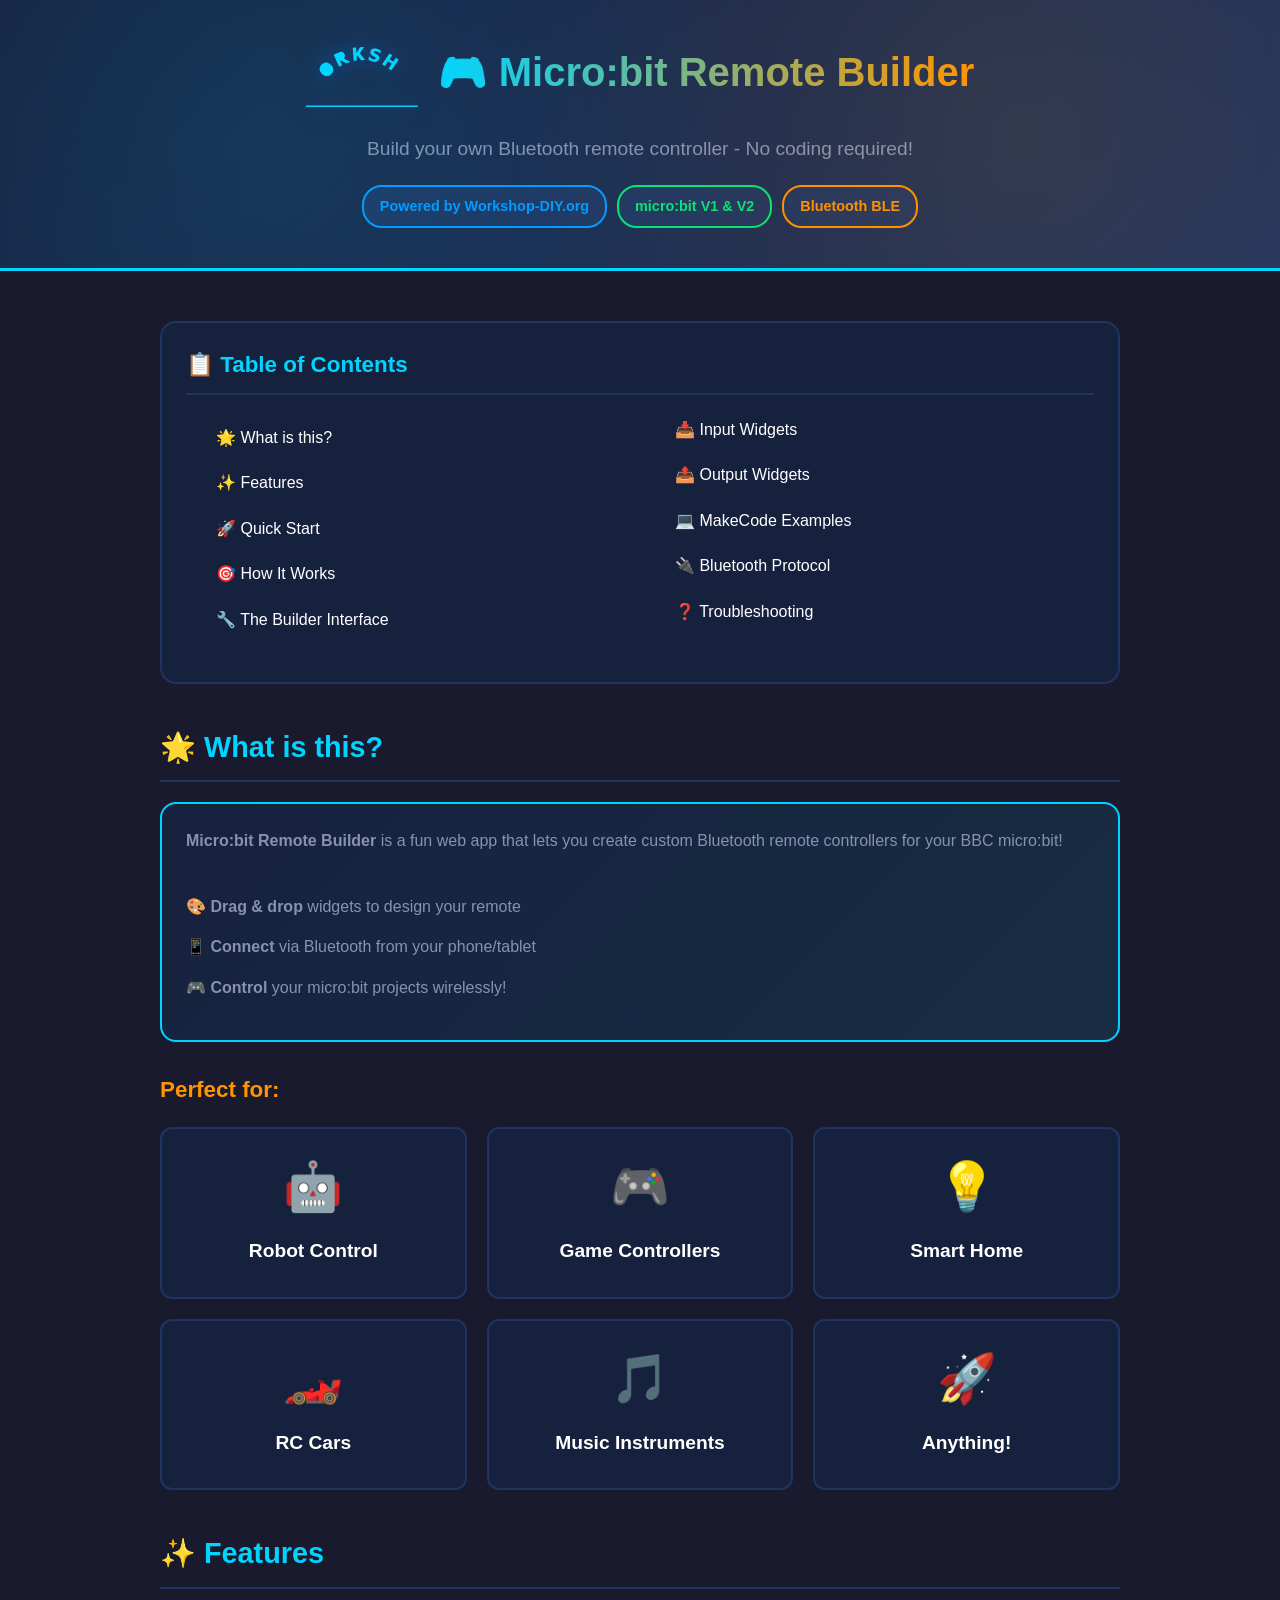
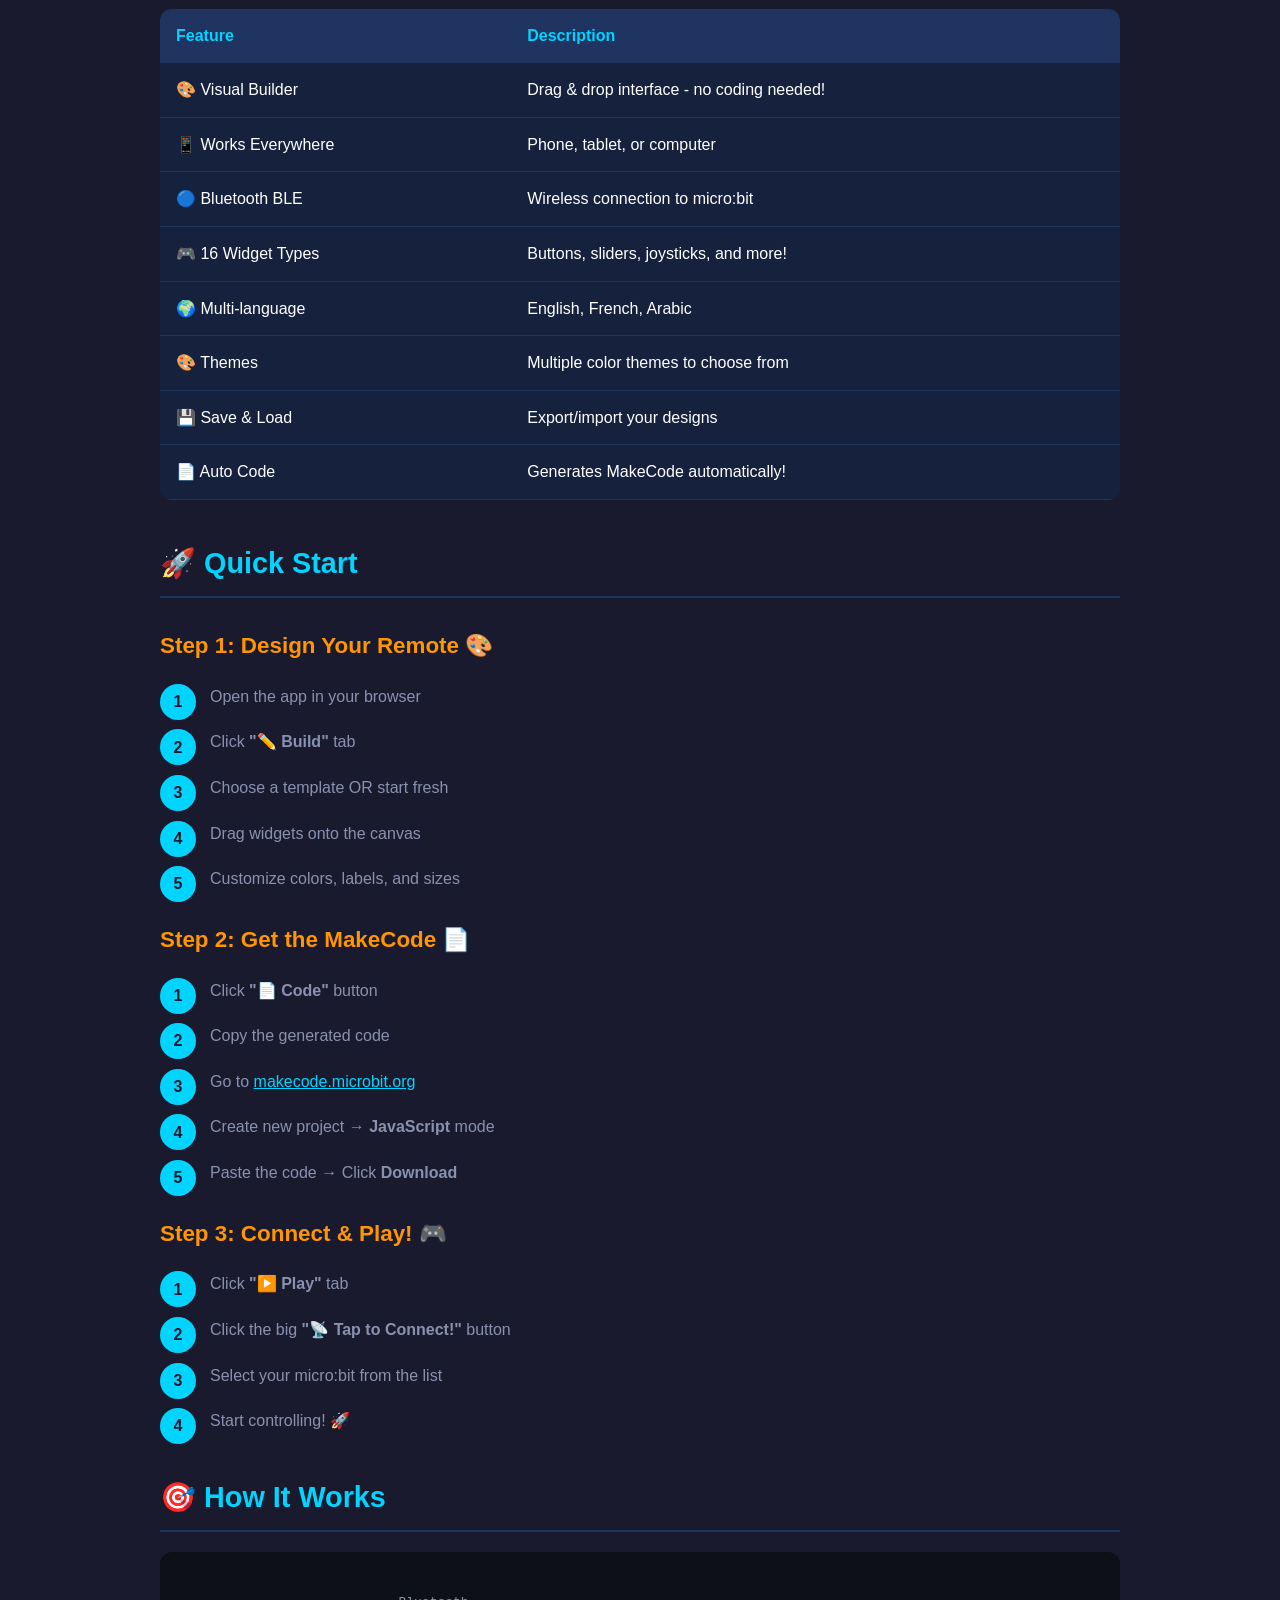
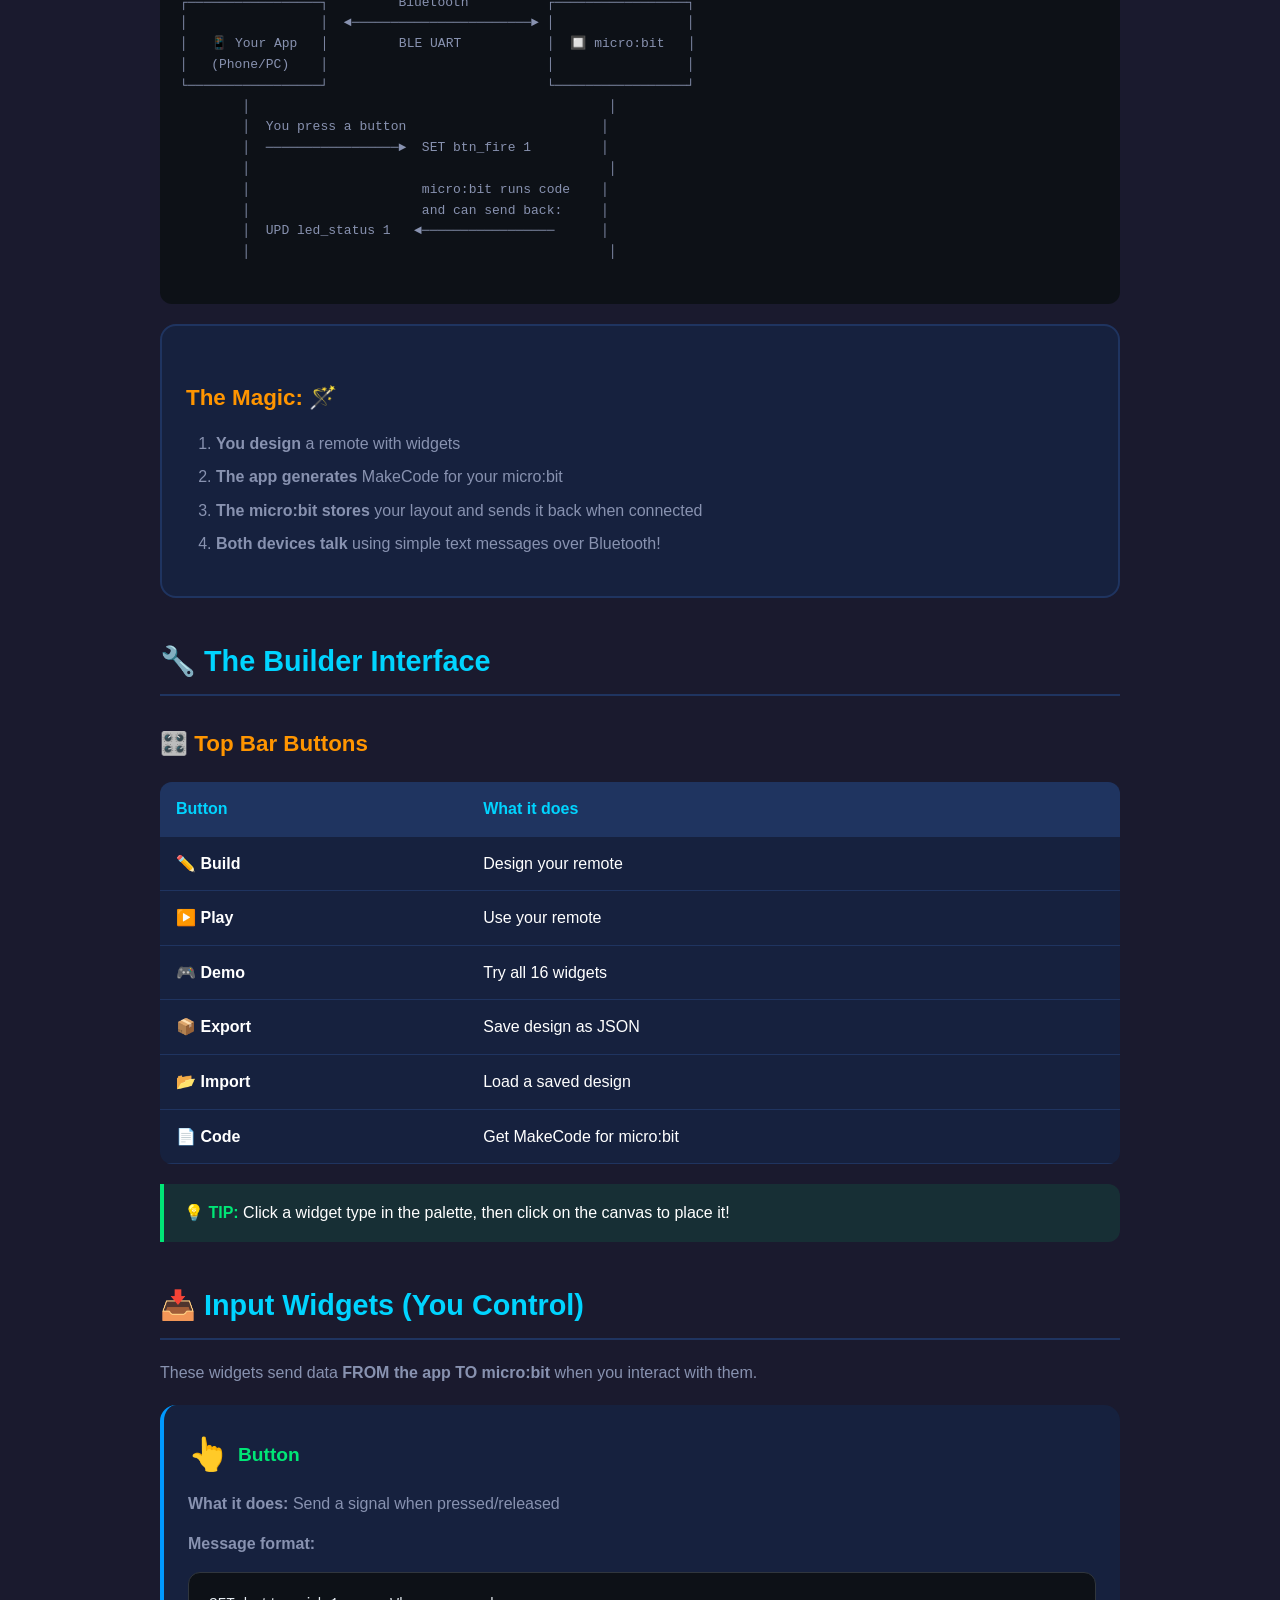
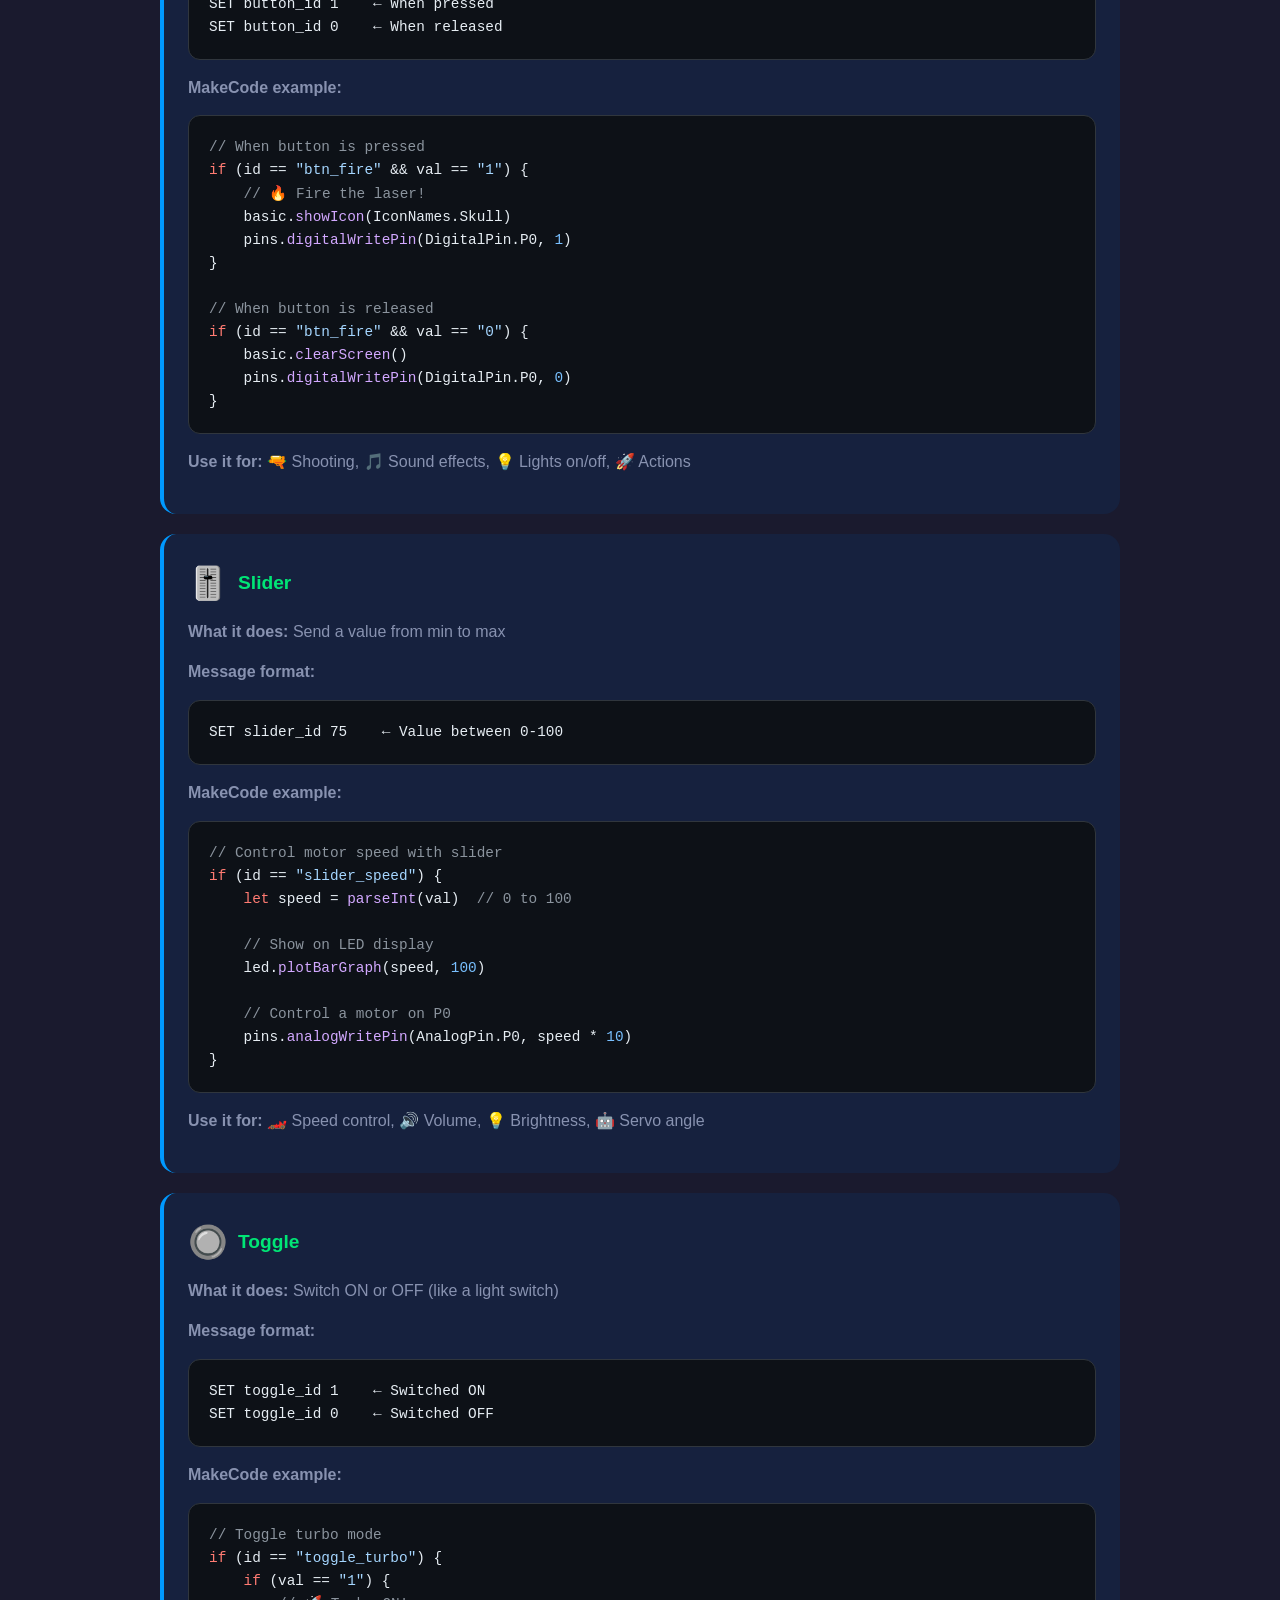
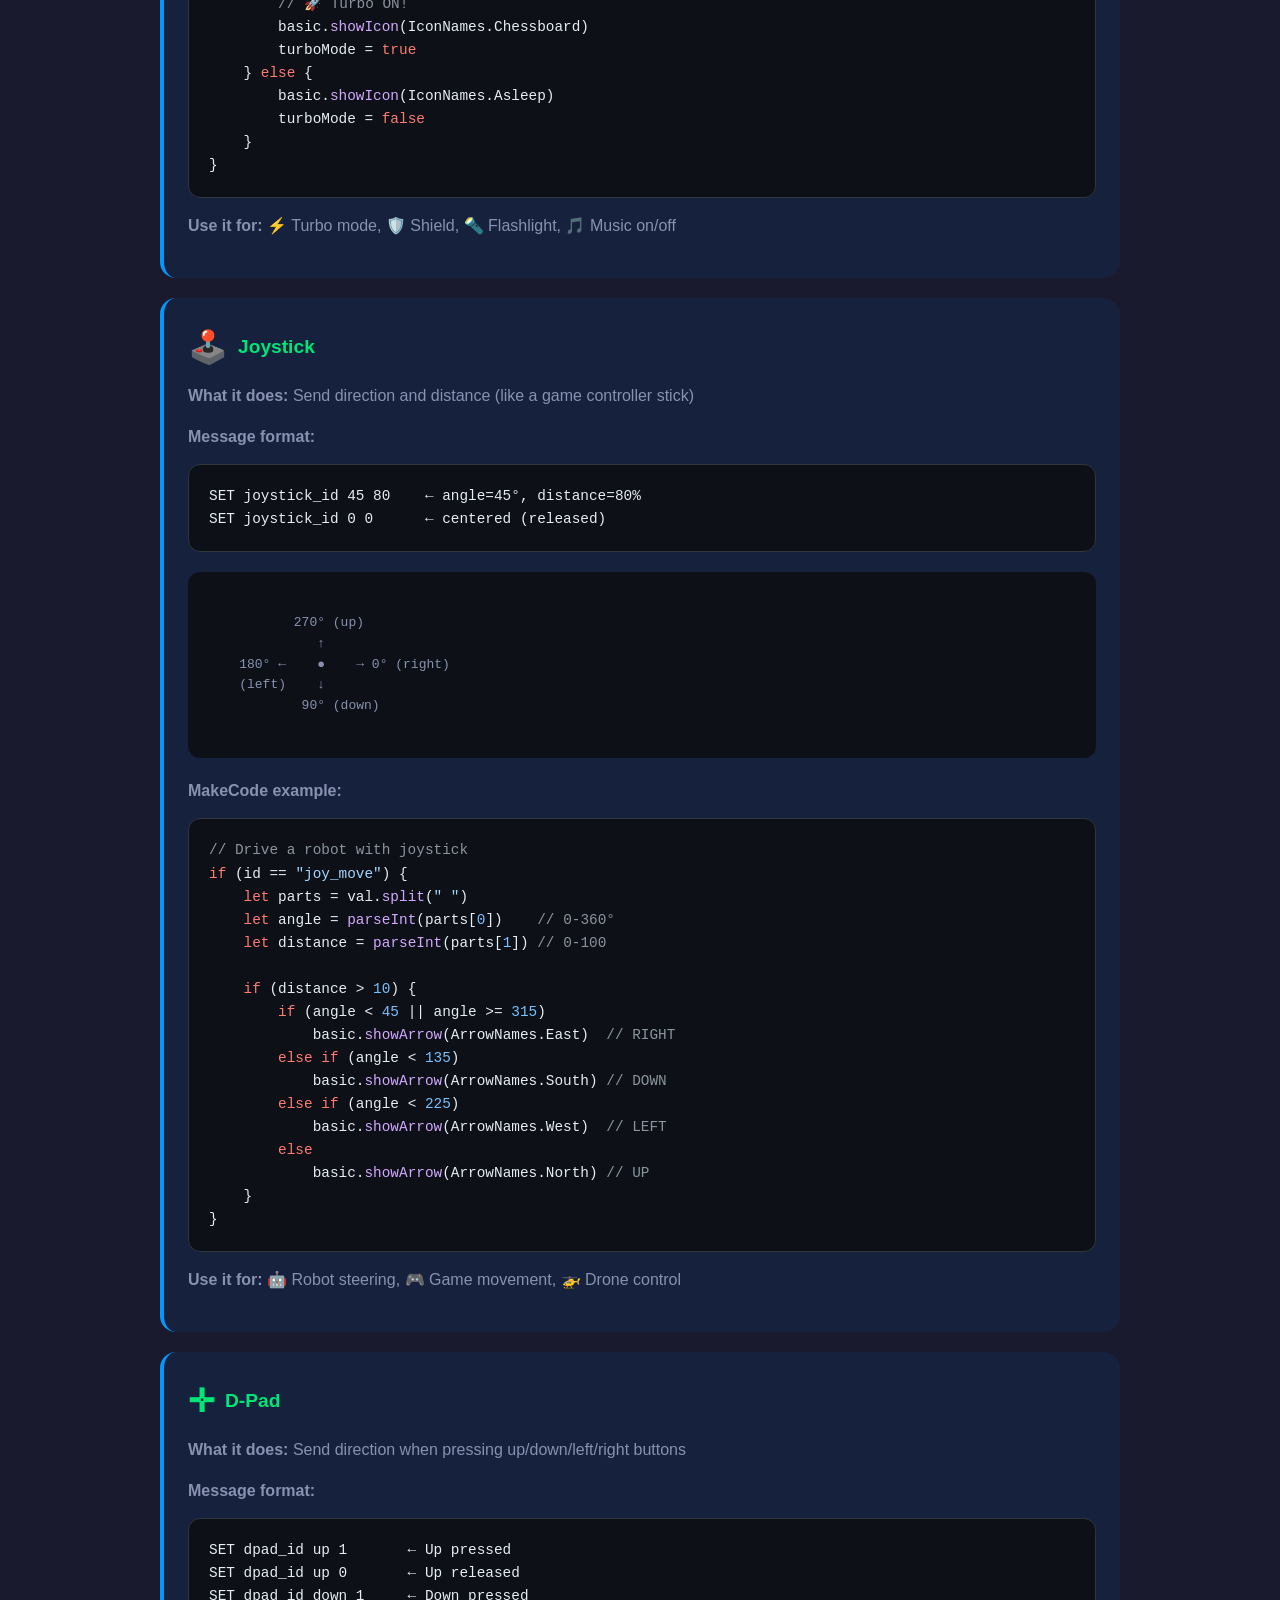
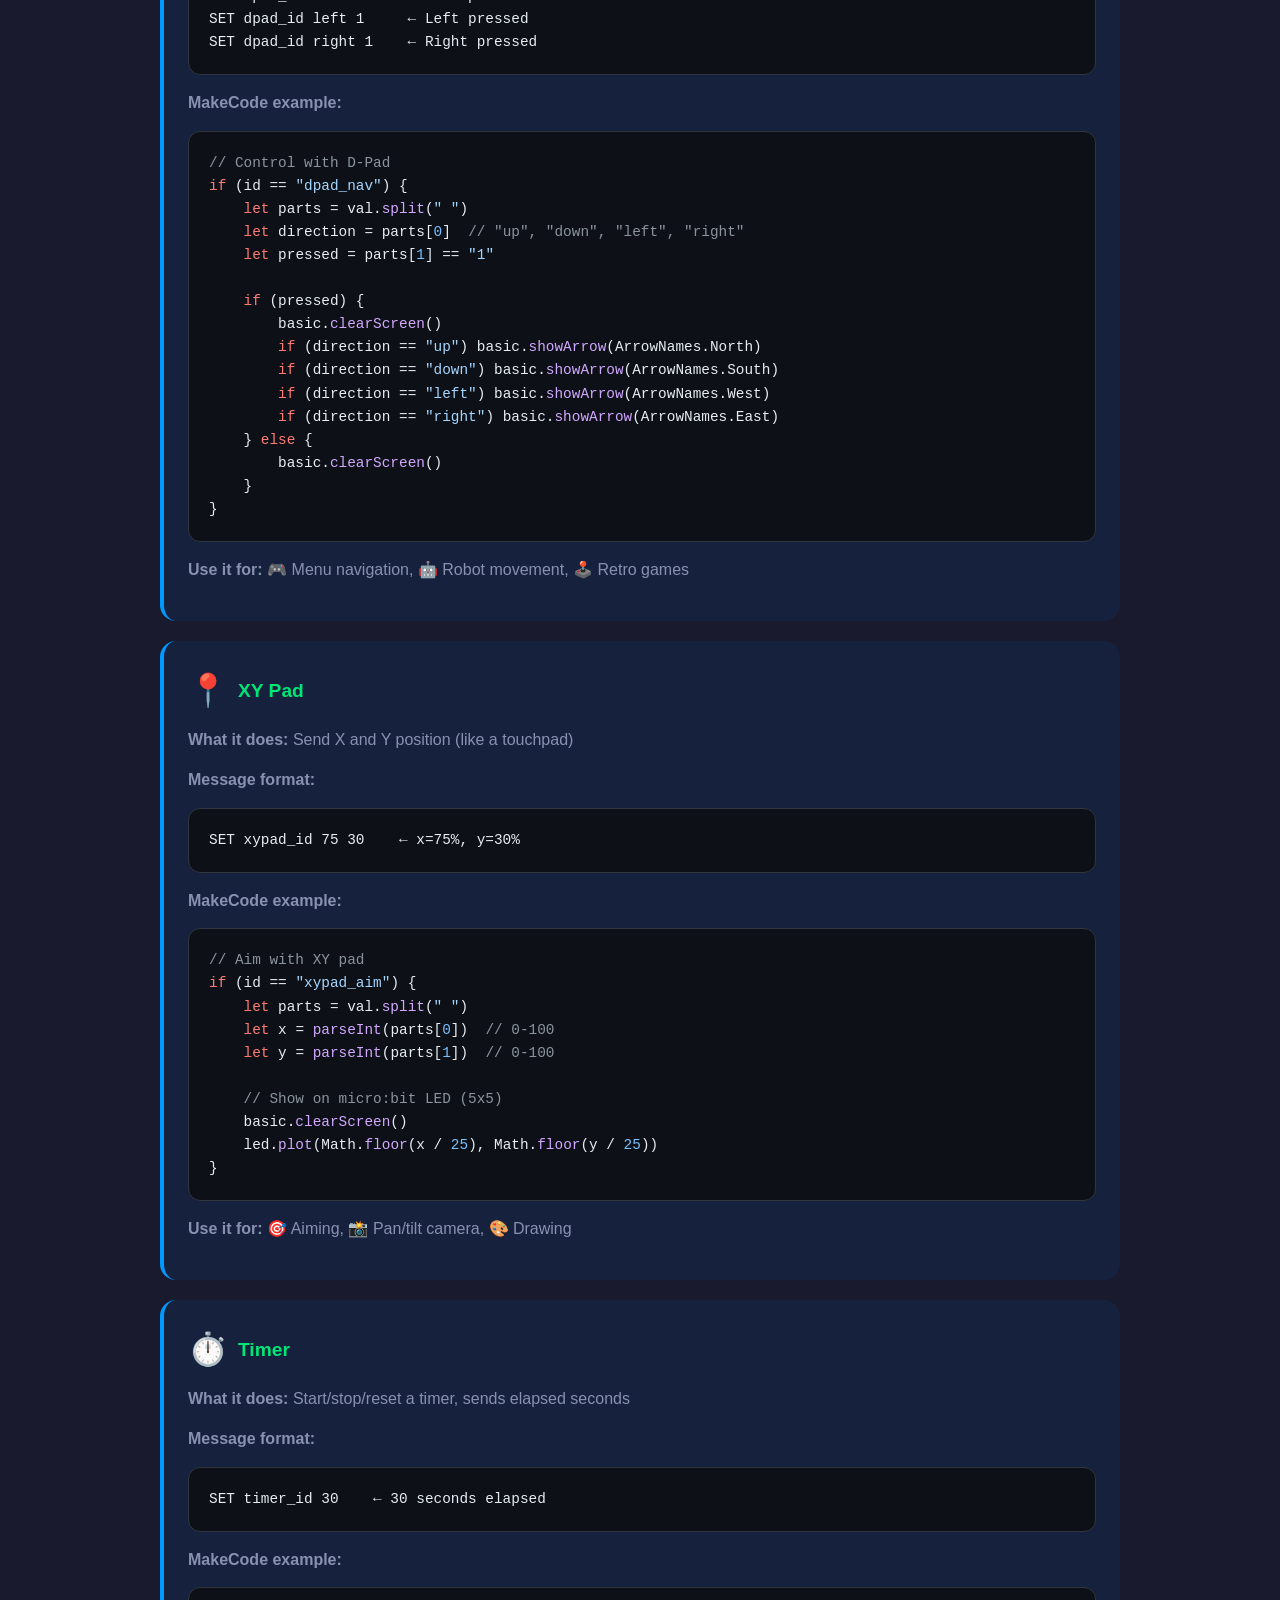
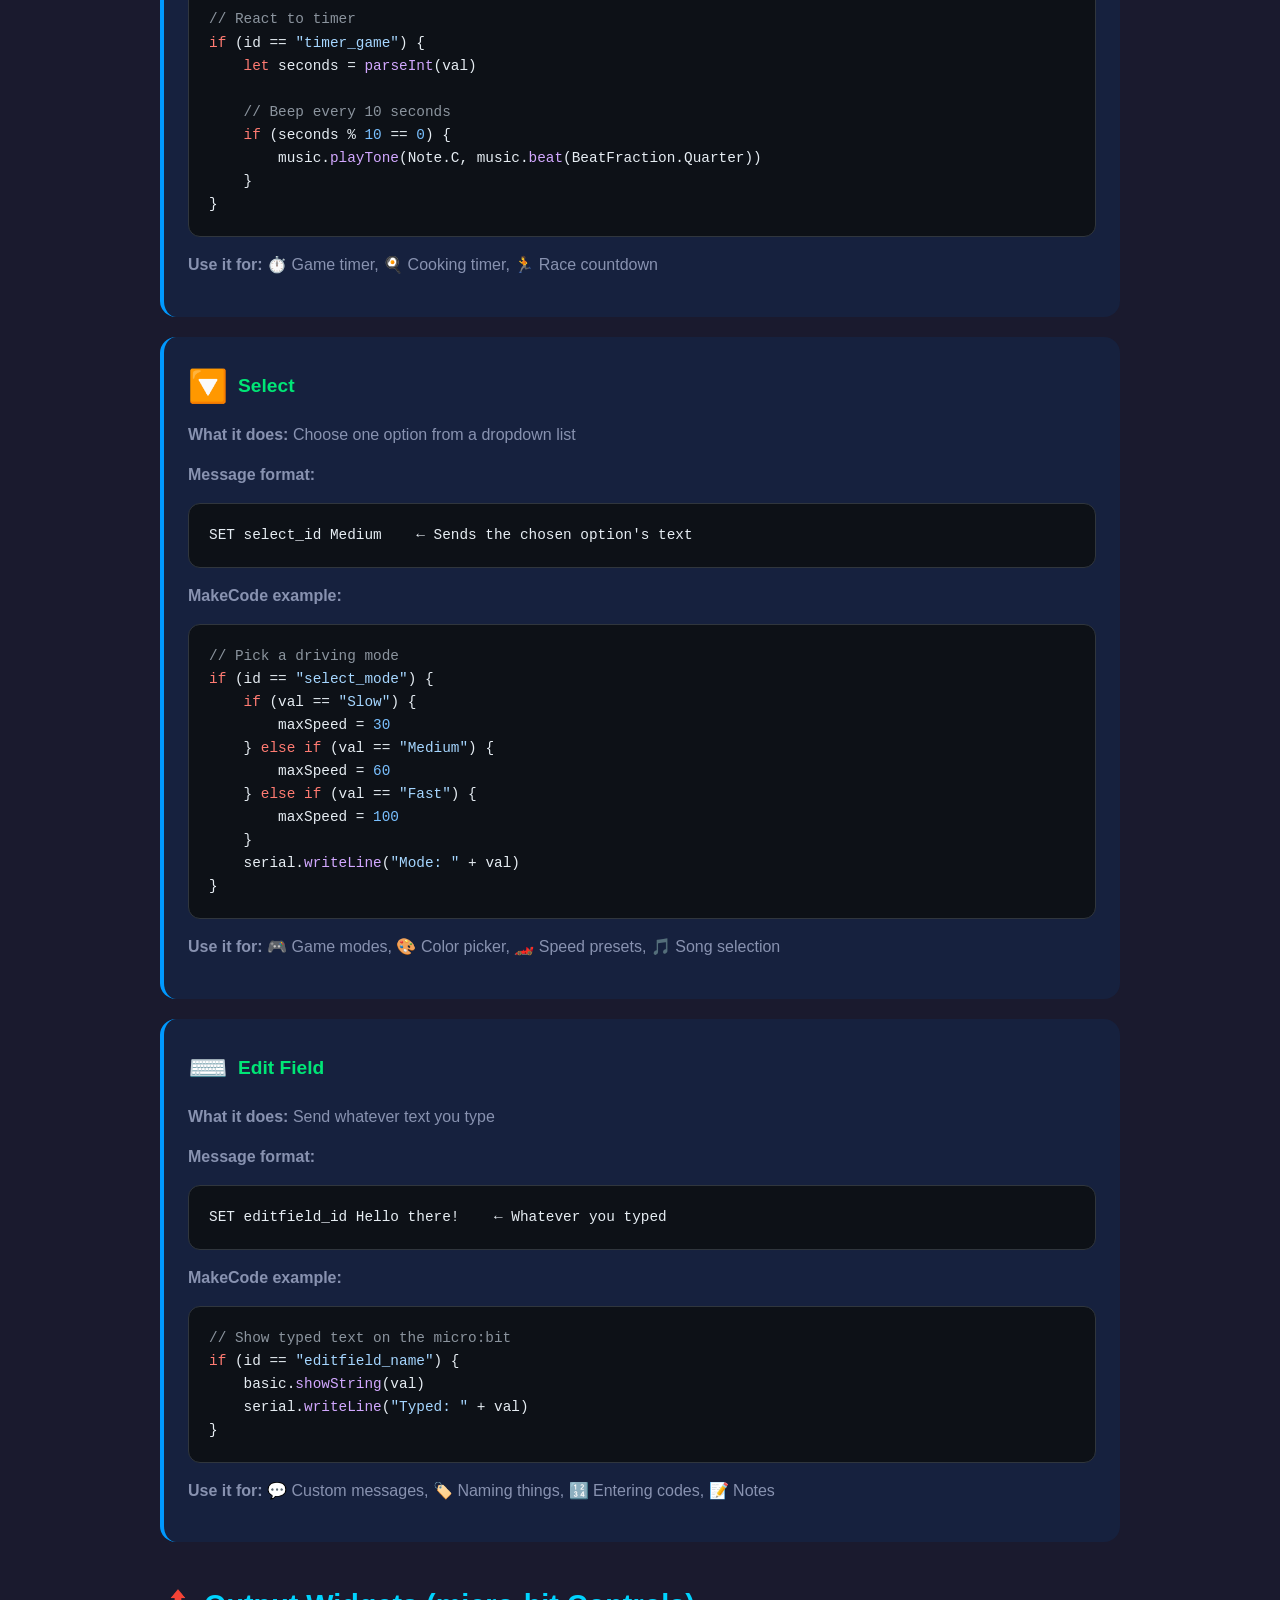
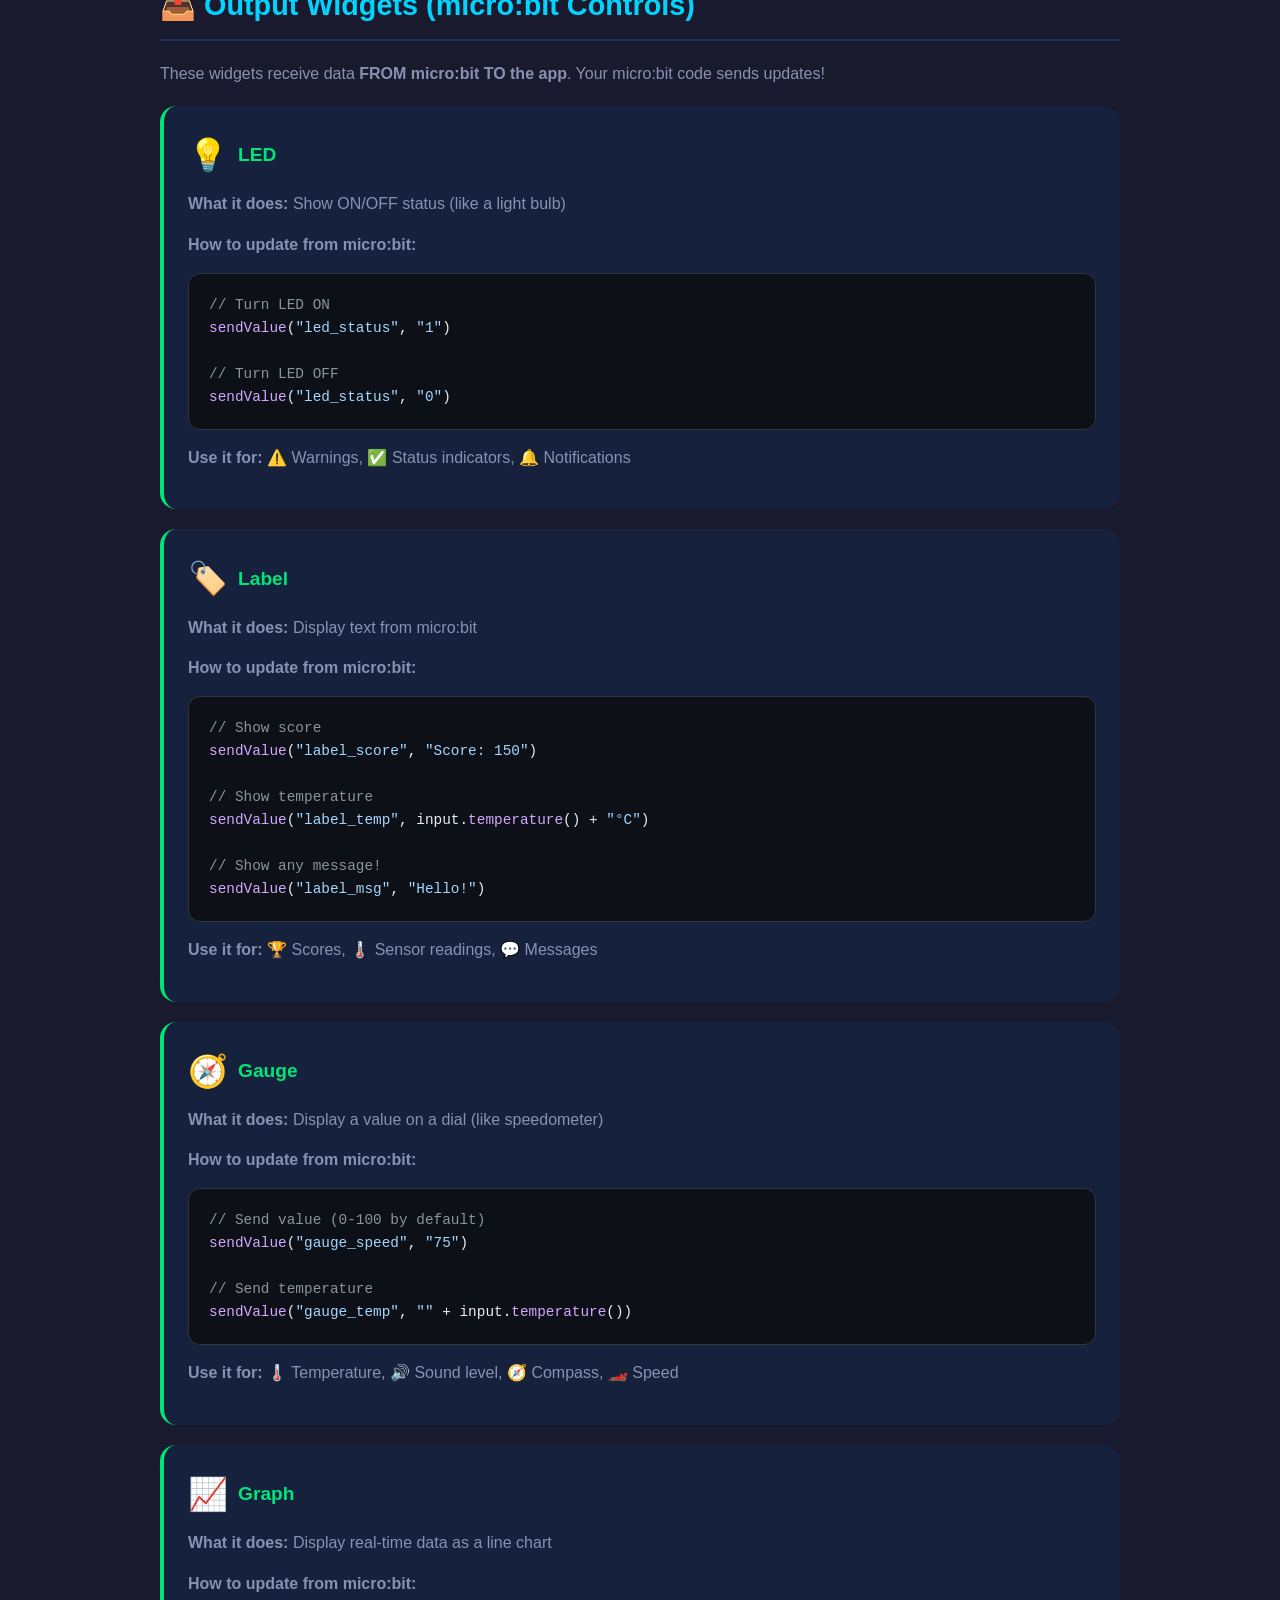
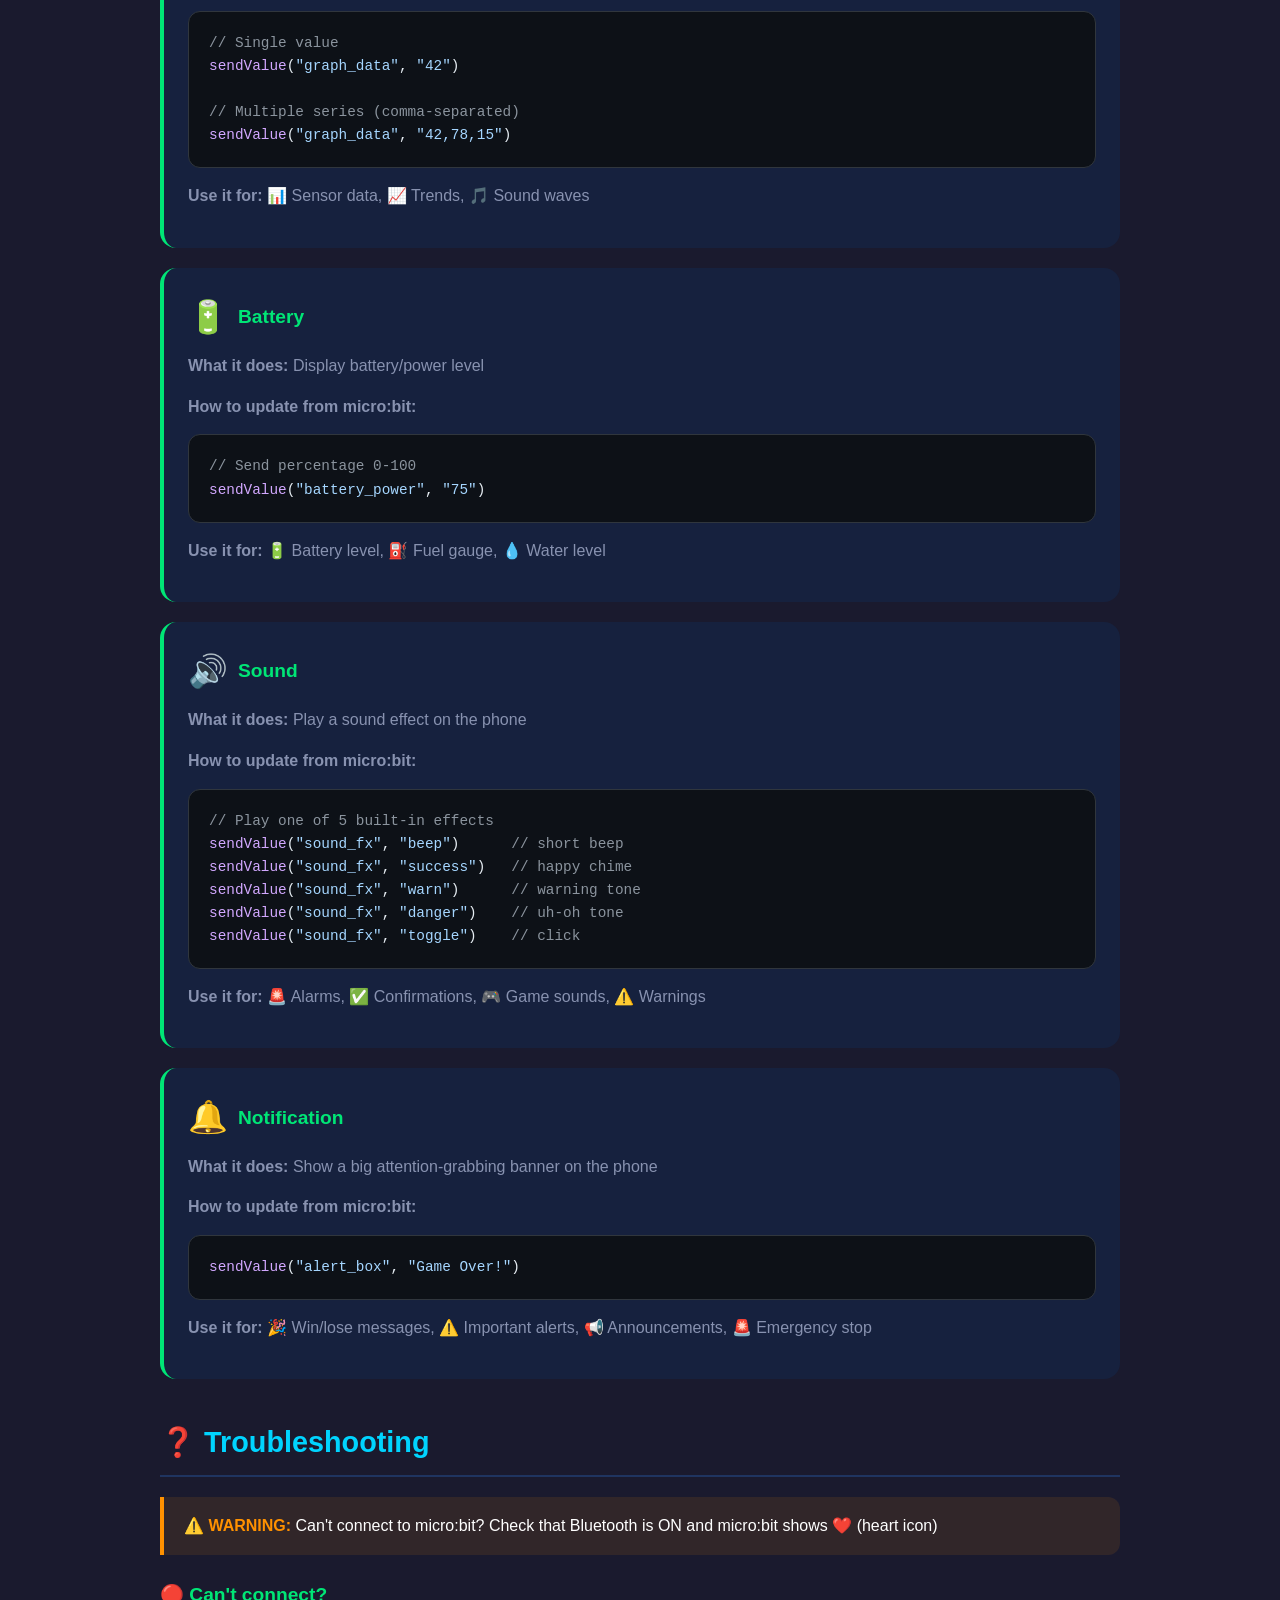
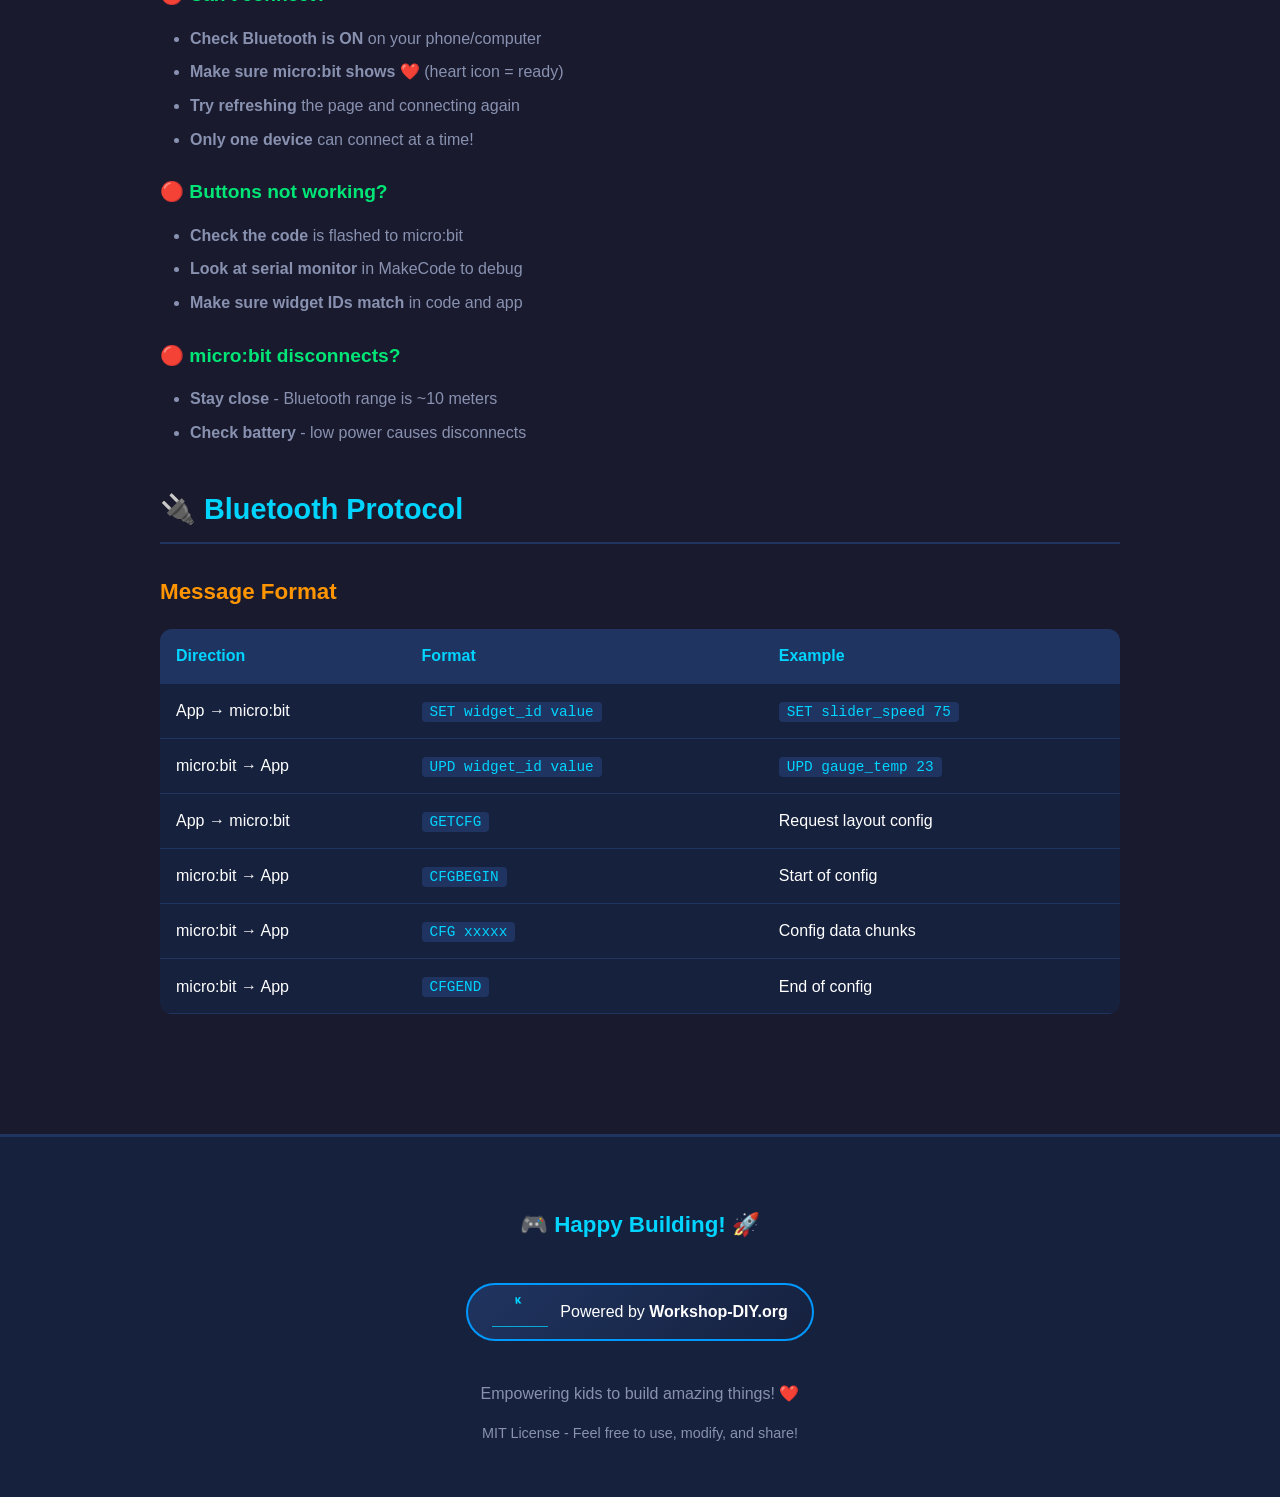
<file: README.html>
<!DOCTYPE html>
<html lang="en">
<head>
    <meta charset="UTF-8">
    <meta name="viewport" content="width=device-width, initial-scale=1.0">
    <title>🎮 Micro:bit Remote Builder - Documentation</title>
    <style>
        :root {
            --bg: #1a1a2e;
            --surface: #16213e;
            --card: #1f3460;
            --accent: #00d4ff;
            --secondary: #ff9500;
            --green: #00e676;
            --orange: #ff9100;
            --blue: #0099ff;
            --red: #ff5252;
            --yellow: #ffea00;
            --text: #ffffff;
            --text-dim: #8892b0;
        }
        
        * {
            margin: 0;
            padding: 0;
            box-sizing: border-box;
        }
        
        body {
            font-family: 'Segoe UI', Tahoma, Geneva, Verdana, sans-serif;
            background: var(--bg);
            color: var(--text);
            line-height: 1.6;
            padding: 0;
        }
        
        /* Header */
        .header {
            background: linear-gradient(135deg, var(--surface), var(--card));
            padding: 40px 20px;
            text-align: center;
            border-bottom: 3px solid var(--accent);
            position: relative;
            overflow: hidden;
        }
        
        .header::before {
            content: '';
            position: absolute;
            top: 0;
            left: 0;
            right: 0;
            bottom: 0;
            background: 
                radial-gradient(circle at 20% 50%, rgba(0,212,255,0.1) 0%, transparent 50%),
                radial-gradient(circle at 80% 50%, rgba(255,149,0,0.1) 0%, transparent 50%);
            pointer-events: none;
        }
        
        .logo-container {
            display: flex;
            align-items: center;
            justify-content: center;
            gap: 20px;
            margin-bottom: 20px;
            flex-wrap: wrap;
        }
        
        .logo {
            height: 60px;
            filter: drop-shadow(0 0 10px rgba(0,123,255,0.5));
        }
        
        .header h1 {
            font-size: 2.5rem;
            background: linear-gradient(90deg, var(--accent), var(--secondary));
            -webkit-background-clip: text;
            -webkit-text-fill-color: transparent;
            background-clip: text;
            margin-bottom: 10px;
        }
        
        .header p {
            font-size: 1.2rem;
            color: var(--text-dim);
        }
        
        .badges {
            display: flex;
            gap: 10px;
            justify-content: center;
            flex-wrap: wrap;
            margin-top: 20px;
        }
        
        .badge {
            background: var(--card);
            padding: 8px 16px;
            border-radius: 20px;
            font-size: 0.9rem;
            font-weight: bold;
            border: 2px solid;
        }
        
        .badge.blue { border-color: var(--blue); color: var(--blue); }
        .badge.green { border-color: var(--green); color: var(--green); }
        .badge.orange { border-color: var(--orange); color: var(--orange); }
        
        /* Container */
        .container {
            max-width: 1000px;
            margin: 0 auto;
            padding: 20px;
        }
        
        /* Table of Contents */
        .toc {
            background: var(--surface);
            border-radius: 16px;
            padding: 24px;
            margin: 30px 0;
            border: 2px solid var(--card);
        }
        
        .toc h2 {
            color: var(--accent);
            margin-bottom: 16px;
            font-size: 1.4rem;
        }
        
        .toc ul {
            list-style: none;
            columns: 2;
            column-gap: 40px;
        }
        
        .toc li {
            padding: 6px 0;
        }
        
        .toc a {
            color: var(--text);
            text-decoration: none;
            transition: color 0.2s;
        }
        
        .toc a:hover {
            color: var(--accent);
        }
        
        /* Sections */
        section {
            margin: 40px 0;
        }
        
        h2 {
            color: var(--accent);
            font-size: 1.8rem;
            margin-bottom: 20px;
            padding-bottom: 10px;
            border-bottom: 2px solid var(--card);
            display: flex;
            align-items: center;
            gap: 10px;
        }
        
        h3 {
            color: var(--secondary);
            font-size: 1.4rem;
            margin: 30px 0 15px;
        }
        
        h4 {
            color: var(--green);
            font-size: 1.2rem;
            margin: 25px 0 10px;
        }
        
        p {
            margin-bottom: 15px;
            color: var(--text-dim);
        }
        
        /* Cards */
        .card {
            background: var(--surface);
            border-radius: 16px;
            padding: 24px;
            margin: 20px 0;
            border: 2px solid var(--card);
        }
        
        .card.highlight {
            border-color: var(--accent);
            background: linear-gradient(135deg, var(--surface), rgba(0,212,255,0.1));
        }
        
        /* Widget Cards */
        .widget-card {
            background: var(--surface);
            border-radius: 16px;
            padding: 24px;
            margin: 20px 0;
            border-left: 4px solid var(--accent);
        }
        
        .widget-card.input { border-color: var(--blue); }
        .widget-card.output { border-color: var(--green); }
        
        .widget-card h4 {
            margin-top: 0;
            display: flex;
            align-items: center;
            gap: 10px;
        }
        
        .widget-icon {
            font-size: 2rem;
        }
        
        /* Code blocks */
        pre {
            background: #0d1117;
            border-radius: 12px;
            padding: 20px;
            overflow-x: auto;
            margin: 15px 0;
            border: 1px solid #30363d;
        }
        
        code {
            font-family: 'Fira Code', 'Consolas', monospace;
            font-size: 0.9rem;
            color: #e6edf3;
        }
        
        .inline-code {
            background: var(--card);
            padding: 2px 8px;
            border-radius: 4px;
            font-size: 0.9rem;
            color: var(--accent);
        }
        
        /* Tables */
        table {
            width: 100%;
            border-collapse: collapse;
            margin: 20px 0;
            background: var(--surface);
            border-radius: 12px;
            overflow: hidden;
        }
        
        th, td {
            padding: 14px 16px;
            text-align: left;
            border-bottom: 1px solid var(--card);
        }
        
        th {
            background: var(--card);
            color: var(--accent);
            font-weight: 600;
        }
        
        tr:hover {
            background: rgba(0,212,255,0.05);
        }
        
        /* Lists */
        ul, ol {
            margin: 15px 0 15px 30px;
            color: var(--text-dim);
        }
        
        li {
            margin: 8px 0;
        }
        
        /* Steps */
        .steps {
            counter-reset: step;
            list-style: none;
            margin-left: 0;
        }
        
        .steps li {
            counter-increment: step;
            position: relative;
            padding-left: 50px;
            margin: 20px 0;
        }
        
        .steps li::before {
            content: counter(step);
            position: absolute;
            left: 0;
            width: 36px;
            height: 36px;
            background: var(--accent);
            color: var(--bg);
            font-weight: bold;
            border-radius: 50%;
            display: flex;
            align-items: center;
            justify-content: center;
        }
        
        /* Diagram */
        .diagram {
            background: #0d1117;
            border-radius: 12px;
            padding: 20px;
            font-family: monospace;
            white-space: pre;
            overflow-x: auto;
            color: var(--text-dim);
            margin: 20px 0;
        }
        
        .diagram .arrow { color: var(--accent); }
        .diagram .label { color: var(--secondary); }
        
        /* Grid */
        .grid {
            display: grid;
            grid-template-columns: repeat(auto-fit, minmax(300px, 1fr));
            gap: 20px;
            margin: 20px 0;
        }
        
        /* Feature boxes */
        .feature-box {
            background: var(--surface);
            border-radius: 12px;
            padding: 20px;
            text-align: center;
            border: 2px solid var(--card);
            transition: transform 0.2s, border-color 0.2s;
        }
        
        .feature-box:hover {
            transform: translateY(-5px);
            border-color: var(--accent);
        }
        
        .feature-box .emoji {
            font-size: 3rem;
            margin-bottom: 10px;
        }
        
        .feature-box h4 {
            color: var(--text);
            margin: 0 0 10px;
        }
        
        /* Tips */
        .tip {
            background: rgba(0,230,118,0.1);
            border-left: 4px solid var(--green);
            padding: 16px 20px;
            border-radius: 0 12px 12px 0;
            margin: 20px 0;
        }
        
        .tip::before {
            content: '💡 TIP: ';
            font-weight: bold;
            color: var(--green);
        }
        
        .warning {
            background: rgba(255,149,0,0.1);
            border-left: 4px solid var(--orange);
            padding: 16px 20px;
            border-radius: 0 12px 12px 0;
            margin: 20px 0;
        }
        
        .warning::before {
            content: '⚠️ WARNING: ';
            font-weight: bold;
            color: var(--orange);
        }
        
        /* Footer */
        .footer {
            background: var(--surface);
            text-align: center;
            padding: 40px 20px;
            margin-top: 60px;
            border-top: 3px solid var(--card);
        }
        
        .footer h3 {
            color: var(--accent);
            margin-bottom: 20px;
        }
        
        .footer .powered-by {
            display: inline-flex;
            align-items: center;
            gap: 12px;
            background: linear-gradient(135deg, var(--card), var(--surface));
            padding: 12px 24px;
            border-radius: 30px;
            border: 2px solid var(--blue);
            margin: 20px 0;
        }
        
        .footer .powered-by img {
            height: 30px;
        }
        
        /* Responsive */
        @media (max-width: 768px) {
            .header h1 { font-size: 1.8rem; }
            .toc ul { columns: 1; }
            h2 { font-size: 1.4rem; }
            pre { padding: 12px; font-size: 0.8rem; }
        }
        
        /* Smooth scrolling */
        html {
            scroll-behavior: smooth;
        }
        
        /* Syntax highlighting */
        .keyword { color: #ff7b72; }
        .string { color: #a5d6ff; }
        .comment { color: #8b949e; }
        .function { color: #d2a8ff; }
        .number { color: #79c0ff; }
    </style>
</head>
<body>

<!-- Header -->
<header class="header">
    <div class="logo-container">
        <svg class="logo" xmlns="http://www.w3.org/2000/svg" viewBox="-92.820084 179.975632 6.000000 3.214096">
            <path fill="#00d4ff" d="M-90.26918,180.70665C-90.270096,180.703674,-90.280693,180.55484,-90.292725,180.3759C-90.304756,180.19696,-90.315605,180.042282,-90.316826,180.032166L-90.319046,180.013763L-90.29628,180.013763C-90.283752,180.013748,-90.25869,180.012115,-90.240585,180.010117C-90.222481,180.008118,-90.191841,180.005646,-90.172501,180.004608L-90.137344,180.002731L-90.128738,180.131226C-90.124008,180.201889,-90.119133,180.269699,-90.117897,180.281921L-90.115662,180.304123L-90.05497,180.20639C-90.021591,180.152634,-89.977379,180.08139,-89.956726,180.048065L-89.919182,179.987488L-89.883324,179.985062C-89.863602,179.983734,-89.824806,179.980759,-89.797112,179.978455C-89.769424,179.976166,-89.739342,179.974884,-89.73027,179.975632L-89.713783,179.976974L-89.825653,180.145996L-89.937531,180.315033L-89.796638,180.490601C-89.719147,180.587158,-89.655746,180.667526,-89.655746,180.669174C-89.655746,180.670837,-89.657356,180.672195,-89.659317,180.672195C-89.676155,180.672195,-89.856628,180.684464,-89.861404,180.685928C-89.865883,180.687317,-89.896164,180.651016,-89.971275,180.554199C-90.028305,180.480698,-90.076393,180.421448,-90.07814,180.422516C-90.079887,180.423599,-90.086746,180.433975,-90.093384,180.445587L-90.105461,180.466675L-90.097374,180.581726C-90.091408,180.66658,-90.090439,180.697479,-90.093674,180.699478C-90.099167,180.702866,-90.137032,180.7061,-90.21048,180.709442C-90.257515,180.711578,-90.267807,180.71109,-90.26918,180.70665z"/>
            <path fill="#00d4ff" d="M-89.190971,180.7686C-89.267868,180.753281,-89.31105,180.739975,-89.360039,180.716522C-89.393906,180.700302,-89.471527,180.651245,-89.480576,180.640335C-89.484718,180.635345,-89.482971,180.627808,-89.446373,180.493073C-89.44014,180.470108,-89.428429,180.473007,-89.40416,180.50351C-89.35006,180.571503,-89.267303,180.622406,-89.189331,180.635666C-89.152946,180.641846,-89.149734,180.641846,-89.129295,180.635406C-89.09346,180.624115,-89.075447,180.597748,-89.081604,180.565582C-89.085762,180.543793,-89.121902,180.514221,-89.183189,180.482422C-89.254944,180.44519,-89.27681,180.430908,-89.309555,180.399933C-89.365524,180.347,-89.382957,180.291809,-89.367203,180.217453C-89.349838,180.135468,-89.298691,180.084976,-89.207352,180.059616C-89.16906,180.048981,-89.099213,180.048294,-89.053474,180.058105C-88.98037,180.073776,-88.906212,180.104935,-88.843803,180.14621C-88.810745,180.16806,-88.807495,180.171295,-88.809486,180.180176C-88.810699,180.185577,-88.820007,180.220505,-88.830177,180.257782C-88.847977,180.323044,-88.849014,180.325516,-88.858116,180.324509C-88.863312,180.323944,-88.870895,180.31871,-88.874962,180.312897C-88.886063,180.297012,-88.932678,180.252243,-88.951851,180.239044C-89.003326,180.203629,-89.07032,180.181305,-89.113388,180.185211C-89.166359,180.190018,-89.195839,180.22757,-89.177078,180.266357C-89.168106,180.284912,-89.14418,180.302139,-89.078835,180.337082C-88.97522,180.392517,-88.924667,180.434921,-88.900993,180.486298C-88.888092,180.514282,-88.885109,180.566086,-88.894295,180.602661C-88.921547,180.711212,-89.010704,180.773865,-89.135971,180.772491C-89.156639,180.772263,-89.181389,180.770508,-89.190971,180.7686z"/>
            <path fill="#00d4ff" d="M-91.104111,180.90361C-91.134857,180.834915,-91.198944,180.691757,-91.246529,180.585495C-91.294121,180.479233,-91.332542,180.391785,-91.331917,180.391159C-91.330269,180.389511,-91.248558,180.352615,-91.135277,180.302368C-91.080956,180.278275,-91.021782,180.253952,-91.003784,180.248306C-90.923584,180.22316,-90.848717,180.234344,-90.799507,180.278824C-90.775833,180.300217,-90.757965,180.329971,-90.742996,180.372955C-90.732986,180.401703,-90.731194,180.412506,-90.731262,180.44368C-90.731339,180.474075,-90.733147,180.485123,-90.741638,180.507187C-90.753166,180.53714,-90.772163,180.572006,-90.780914,180.579269C-90.784096,180.581909,-90.786697,180.585449,-90.786697,180.587128C-90.786697,180.590454,-90.750763,180.609756,-90.581421,180.697388C-90.520706,180.72879,-90.466957,180.757034,-90.461975,180.760147C-90.4533,180.765549,-90.456924,180.767578,-90.547188,180.807983C-90.599037,180.831192,-90.645187,180.85022,-90.64975,180.850266C-90.654312,180.850327,-90.720131,180.816483,-90.796013,180.775055L-90.933975,180.699768L-90.960068,180.711792C-90.974419,180.718399,-90.986549,180.72406,-90.987015,180.72435C-90.987488,180.724655,-90.965302,180.775085,-90.937721,180.836411C-90.910133,180.897751,-90.887093,180.950424,-90.886513,180.953476C-90.885788,180.957291,-90.909706,180.96991,-90.96286,180.993774C-91.005432,181.012878,-91.042053,181.028519,-91.044235,181.028519C-91.046425,181.028519,-91.073364,180.972321,-91.104111,180.90361z"/>
            <path fill="#00d4ff" d="M-88.328873,181.18129C-88.367035,181.1548,-88.399017,181.132355,-88.399948,181.131424C-88.400887,181.130493,-88.36216,181.072723,-88.313889,181.003052C-88.265625,180.933365,-88.227539,180.875137,-88.229256,180.873642C-88.232262,180.871017,-88.36467,180.779251,-88.401207,180.754456L-88.418991,180.742401L-88.505783,180.867996C-88.55352,180.937073,-88.594093,180.993607,-88.59594,180.993622C-88.59967,180.993668,-88.741692,180.896652,-88.741692,180.894058C-88.741692,180.892731,-88.562958,180.634018,-88.382385,180.373978C-88.362411,180.345215,-88.344566,180.321136,-88.342712,180.320465C-88.340332,180.319611,-88.229614,180.393921,-88.196304,180.418747C-88.195633,180.41925,-88.226578,180.465042,-88.265076,180.520508C-88.303574,180.575974,-88.335899,180.623642,-88.336906,180.62645C-88.338058,180.629654,-88.30468,180.655014,-88.246178,180.695328C-88.195274,180.730423,-88.152,180.759674,-88.150009,180.76033C-88.148026,180.761002,-88.11441,180.715302,-88.075317,180.658768C-88.036224,180.602249,-88.002808,180.556,-88.00106,180.556C-87.996506,180.556,-87.856689,180.652924,-87.856689,180.656067C-87.856689,180.66153,-88.251923,181.229736,-88.255615,181.229599C-88.257751,181.229523,-88.29071,181.207779,-88.328873,181.18129z"/>
            <path fill="#00d4ff" d="M-91.754158,181.531448C-91.888771,181.512161,-92.043076,181.366882,-92.082649,181.222183C-92.093285,181.183273,-92.092499,181.109177,-92.081032,181.069366C-92.049042,180.958313,-91.935387,180.846329,-91.824692,180.816788C-91.785378,180.806305,-91.704155,180.807419,-91.663956,180.818985C-91.603546,180.836395,-91.54142,180.875549,-91.484215,180.932281C-91.430611,180.985458,-91.394707,181.040161,-91.374954,181.098755C-91.364899,181.128601,-91.362389,181.143066,-91.360794,181.18042C-91.358604,181.231888,-91.362877,181.260315,-91.379135,181.302338C-91.403221,181.364624,-91.466469,181.439941,-91.530434,181.482498C-91.598885,181.528046,-91.669739,181.543549,-91.754158,181.531448z"/>
            <path fill="#00d4ff" d="M-92.820084,183.14711L-92.820084,183.104507L-89.824234,183.104507L-86.828384,183.104523L-86.828384,183.147125L-86.828384,183.189728L-89.824234,183.189713L-92.820084,183.189713L-92.820084,183.14711z"/>
        </svg>
        <h1>🎮 Micro:bit Remote Builder</h1>
    </div>
    <p>Build your own Bluetooth remote controller - No coding required!</p>
    <div class="badges">
        <span class="badge blue">Powered by Workshop-DIY.org</span>
        <span class="badge green">micro:bit V1 & V2</span>
        <span class="badge orange">Bluetooth BLE</span>
    </div>
</header>

<div class="container">

    <!-- Table of Contents -->
    <nav class="toc">
        <h2>📋 Table of Contents</h2>
        <ul>
            <li><a href="#what-is-this">🌟 What is this?</a></li>
            <li><a href="#features">✨ Features</a></li>
            <li><a href="#quick-start">🚀 Quick Start</a></li>
            <li><a href="#how-it-works">🎯 How It Works</a></li>
            <li><a href="#builder">🔧 The Builder Interface</a></li>
            <li><a href="#input-widgets">📥 Input Widgets</a></li>
            <li><a href="#output-widgets">📤 Output Widgets</a></li>
            <li><a href="#examples">💻 MakeCode Examples</a></li>
            <li><a href="#protocol">🔌 Bluetooth Protocol</a></li>
            <li><a href="#troubleshooting">❓ Troubleshooting</a></li>
        </ul>
    </nav>

    <!-- What is this -->
    <section id="what-is-this">
        <h2>🌟 What is this?</h2>
        <div class="card highlight">
            <p><strong>Micro:bit Remote Builder</strong> is a fun web app that lets you create custom Bluetooth remote controllers for your BBC micro:bit!</p>
            <br>
            <p>🎨 <strong>Drag & drop</strong> widgets to design your remote</p>
            <p>📱 <strong>Connect</strong> via Bluetooth from your phone/tablet</p>
            <p>🎮 <strong>Control</strong> your micro:bit projects wirelessly!</p>
        </div>
        
        <h3>Perfect for:</h3>
        <div class="grid">
            <div class="feature-box"><div class="emoji">🤖</div><h4>Robot Control</h4></div>
            <div class="feature-box"><div class="emoji">🎮</div><h4>Game Controllers</h4></div>
            <div class="feature-box"><div class="emoji">💡</div><h4>Smart Home</h4></div>
            <div class="feature-box"><div class="emoji">🏎️</div><h4>RC Cars</h4></div>
            <div class="feature-box"><div class="emoji">🎵</div><h4>Music Instruments</h4></div>
            <div class="feature-box"><div class="emoji">🚀</div><h4>Anything!</h4></div>
        </div>
    </section>

    <!-- Features -->
    <section id="features">
        <h2>✨ Features</h2>
        <table>
            <tr><th>Feature</th><th>Description</th></tr>
            <tr><td>🎨 Visual Builder</td><td>Drag & drop interface - no coding needed!</td></tr>
            <tr><td>📱 Works Everywhere</td><td>Phone, tablet, or computer</td></tr>
            <tr><td>🔵 Bluetooth BLE</td><td>Wireless connection to micro:bit</td></tr>
            <tr><td>🎮 16 Widget Types</td><td>Buttons, sliders, joysticks, and more!</td></tr>
            <tr><td>🌍 Multi-language</td><td>English, French, Arabic</td></tr>
            <tr><td>🎨 Themes</td><td>Multiple color themes to choose from</td></tr>
            <tr><td>💾 Save & Load</td><td>Export/import your designs</td></tr>
            <tr><td>📄 Auto Code</td><td>Generates MakeCode automatically!</td></tr>
        </table>
    </section>

    <!-- Quick Start -->
    <section id="quick-start">
        <h2>🚀 Quick Start</h2>
        
        <h3>Step 1: Design Your Remote 🎨</h3>
        <ol class="steps">
            <li>Open the app in your browser</li>
            <li>Click <strong>"✏️ Build"</strong> tab</li>
            <li>Choose a template OR start fresh</li>
            <li>Drag widgets onto the canvas</li>
            <li>Customize colors, labels, and sizes</li>
        </ol>

        <h3>Step 2: Get the MakeCode 📄</h3>
        <ol class="steps">
            <li>Click <strong>"📄 Code"</strong> button</li>
            <li>Copy the generated code</li>
            <li>Go to <a href="https://makecode.microbit.org" target="_blank" style="color:var(--accent)">makecode.microbit.org</a></li>
            <li>Create new project → <strong>JavaScript</strong> mode</li>
            <li>Paste the code → Click <strong>Download</strong></li>
        </ol>

        <h3>Step 3: Connect & Play! 🎮</h3>
        <ol class="steps">
            <li>Click <strong>"▶️ Play"</strong> tab</li>
            <li>Click the big <strong>"📡 Tap to Connect!"</strong> button</li>
            <li>Select your micro:bit from the list</li>
            <li>Start controlling! 🚀</li>
        </ol>
    </section>

    <!-- How It Works -->
    <section id="how-it-works">
        <h2>🎯 How It Works</h2>
        <div class="diagram">
┌─────────────────┐         Bluetooth          ┌─────────────────┐
│                 │  ◄───────────────────────► │                 │
│   📱 Your App   │         BLE UART           │  🔲 micro:bit   │
│   (Phone/PC)    │                            │                 │
└─────────────────┘                            └─────────────────┘
        │                                              │
        │  You press a button                         │
        │  ─────────────────►  SET btn_fire 1         │
        │                                              │
        │                      micro:bit runs code    │
        │                      and can send back:     │
        │  UPD led_status 1   ◄─────────────────      │
        │                                              │
        </div>
        
        <div class="card">
            <h3>The Magic: 🪄</h3>
            <ol>
                <li><strong>You design</strong> a remote with widgets</li>
                <li><strong>The app generates</strong> MakeCode for your micro:bit</li>
                <li><strong>The micro:bit stores</strong> your layout and sends it back when connected</li>
                <li><strong>Both devices talk</strong> using simple text messages over Bluetooth!</li>
            </ol>
        </div>
    </section>

    <!-- Builder Interface -->
    <section id="builder">
        <h2>🔧 The Builder Interface</h2>
        
        <h3>🎛️ Top Bar Buttons</h3>
        <table>
            <tr><th>Button</th><th>What it does</th></tr>
            <tr><td>✏️ <strong>Build</strong></td><td>Design your remote</td></tr>
            <tr><td>▶️ <strong>Play</strong></td><td>Use your remote</td></tr>
            <tr><td>🎮 <strong>Demo</strong></td><td>Try all 16 widgets</td></tr>
            <tr><td>📦 <strong>Export</strong></td><td>Save design as JSON</td></tr>
            <tr><td>📂 <strong>Import</strong></td><td>Load a saved design</td></tr>
            <tr><td>📄 <strong>Code</strong></td><td>Get MakeCode for micro:bit</td></tr>
        </table>
        
        <div class="tip">Click a widget type in the palette, then click on the canvas to place it!</div>
    </section>

    <!-- Input Widgets -->
    <section id="input-widgets">
        <h2>📥 Input Widgets (You Control)</h2>
        <p>These widgets send data <strong>FROM the app TO micro:bit</strong> when you interact with them.</p>

        <!-- Button -->
        <div class="widget-card input">
            <h4><span class="widget-icon">👆</span> Button</h4>
            <p><strong>What it does:</strong> Send a signal when pressed/released</p>
            <p><strong>Message format:</strong></p>
            <pre><code>SET button_id 1    ← When pressed
SET button_id 0    ← When released</code></pre>
            <p><strong>MakeCode example:</strong></p>
            <pre><code><span class="comment">// When button is pressed</span>
<span class="keyword">if</span> (id == <span class="string">"btn_fire"</span> && val == <span class="string">"1"</span>) {
    <span class="comment">// 🔥 Fire the laser!</span>
    basic.<span class="function">showIcon</span>(IconNames.Skull)
    pins.<span class="function">digitalWritePin</span>(DigitalPin.P0, <span class="number">1</span>)
}

<span class="comment">// When button is released</span>
<span class="keyword">if</span> (id == <span class="string">"btn_fire"</span> && val == <span class="string">"0"</span>) {
    basic.<span class="function">clearScreen</span>()
    pins.<span class="function">digitalWritePin</span>(DigitalPin.P0, <span class="number">0</span>)
}</code></pre>
            <p><strong>Use it for:</strong> 🔫 Shooting, 🎵 Sound effects, 💡 Lights on/off, 🚀 Actions</p>
        </div>

        <!-- Slider -->
        <div class="widget-card input">
            <h4><span class="widget-icon">🎚️</span> Slider</h4>
            <p><strong>What it does:</strong> Send a value from min to max</p>
            <p><strong>Message format:</strong></p>
            <pre><code>SET slider_id 75    ← Value between 0-100</code></pre>
            <p><strong>MakeCode example:</strong></p>
            <pre><code><span class="comment">// Control motor speed with slider</span>
<span class="keyword">if</span> (id == <span class="string">"slider_speed"</span>) {
    <span class="keyword">let</span> speed = <span class="function">parseInt</span>(val)  <span class="comment">// 0 to 100</span>
    
    <span class="comment">// Show on LED display</span>
    led.<span class="function">plotBarGraph</span>(speed, <span class="number">100</span>)
    
    <span class="comment">// Control a motor on P0</span>
    pins.<span class="function">analogWritePin</span>(AnalogPin.P0, speed * <span class="number">10</span>)
}</code></pre>
            <p><strong>Use it for:</strong> 🏎️ Speed control, 🔊 Volume, 💡 Brightness, 🤖 Servo angle</p>
        </div>

        <!-- Toggle -->
        <div class="widget-card input">
            <h4><span class="widget-icon">🔘</span> Toggle</h4>
            <p><strong>What it does:</strong> Switch ON or OFF (like a light switch)</p>
            <p><strong>Message format:</strong></p>
            <pre><code>SET toggle_id 1    ← Switched ON
SET toggle_id 0    ← Switched OFF</code></pre>
            <p><strong>MakeCode example:</strong></p>
            <pre><code><span class="comment">// Toggle turbo mode</span>
<span class="keyword">if</span> (id == <span class="string">"toggle_turbo"</span>) {
    <span class="keyword">if</span> (val == <span class="string">"1"</span>) {
        <span class="comment">// 🚀 Turbo ON!</span>
        basic.<span class="function">showIcon</span>(IconNames.Chessboard)
        turboMode = <span class="keyword">true</span>
    } <span class="keyword">else</span> {
        basic.<span class="function">showIcon</span>(IconNames.Asleep)
        turboMode = <span class="keyword">false</span>
    }
}</code></pre>
            <p><strong>Use it for:</strong> ⚡ Turbo mode, 🛡️ Shield, 🔦 Flashlight, 🎵 Music on/off</p>
        </div>

        <!-- Joystick -->
        <div class="widget-card input">
            <h4><span class="widget-icon">🕹️</span> Joystick</h4>
            <p><strong>What it does:</strong> Send direction and distance (like a game controller stick)</p>
            <p><strong>Message format:</strong></p>
            <pre><code>SET joystick_id 45 80    ← angle=45°, distance=80%
SET joystick_id 0 0      ← centered (released)</code></pre>
            <div class="diagram">
           270° (up)
              ↑
    180° ←    ●    → 0° (right)
    (left)    ↓
            90° (down)
            </div>
            <p><strong>MakeCode example:</strong></p>
            <pre><code><span class="comment">// Drive a robot with joystick</span>
<span class="keyword">if</span> (id == <span class="string">"joy_move"</span>) {
    <span class="keyword">let</span> parts = val.<span class="function">split</span>(<span class="string">" "</span>)
    <span class="keyword">let</span> angle = <span class="function">parseInt</span>(parts[<span class="number">0</span>])    <span class="comment">// 0-360°</span>
    <span class="keyword">let</span> distance = <span class="function">parseInt</span>(parts[<span class="number">1</span>]) <span class="comment">// 0-100</span>
    
    <span class="keyword">if</span> (distance > <span class="number">10</span>) {
        <span class="keyword">if</span> (angle < <span class="number">45</span> || angle >= <span class="number">315</span>) 
            basic.<span class="function">showArrow</span>(ArrowNames.East)  <span class="comment">// RIGHT</span>
        <span class="keyword">else if</span> (angle < <span class="number">135</span>) 
            basic.<span class="function">showArrow</span>(ArrowNames.South) <span class="comment">// DOWN</span>
        <span class="keyword">else if</span> (angle < <span class="number">225</span>) 
            basic.<span class="function">showArrow</span>(ArrowNames.West)  <span class="comment">// LEFT</span>
        <span class="keyword">else</span> 
            basic.<span class="function">showArrow</span>(ArrowNames.North) <span class="comment">// UP</span>
    }
}</code></pre>
            <p><strong>Use it for:</strong> 🤖 Robot steering, 🎮 Game movement, 🚁 Drone control</p>
        </div>

        <!-- D-Pad -->
        <div class="widget-card input">
            <h4><span class="widget-icon">✛</span> D-Pad</h4>
            <p><strong>What it does:</strong> Send direction when pressing up/down/left/right buttons</p>
            <p><strong>Message format:</strong></p>
            <pre><code>SET dpad_id up 1       ← Up pressed
SET dpad_id up 0       ← Up released
SET dpad_id down 1     ← Down pressed
SET dpad_id left 1     ← Left pressed
SET dpad_id right 1    ← Right pressed</code></pre>
            <p><strong>MakeCode example:</strong></p>
            <pre><code><span class="comment">// Control with D-Pad</span>
<span class="keyword">if</span> (id == <span class="string">"dpad_nav"</span>) {
    <span class="keyword">let</span> parts = val.<span class="function">split</span>(<span class="string">" "</span>)
    <span class="keyword">let</span> direction = parts[<span class="number">0</span>]  <span class="comment">// "up", "down", "left", "right"</span>
    <span class="keyword">let</span> pressed = parts[<span class="number">1</span>] == <span class="string">"1"</span>
    
    <span class="keyword">if</span> (pressed) {
        basic.<span class="function">clearScreen</span>()
        <span class="keyword">if</span> (direction == <span class="string">"up"</span>) basic.<span class="function">showArrow</span>(ArrowNames.North)
        <span class="keyword">if</span> (direction == <span class="string">"down"</span>) basic.<span class="function">showArrow</span>(ArrowNames.South)
        <span class="keyword">if</span> (direction == <span class="string">"left"</span>) basic.<span class="function">showArrow</span>(ArrowNames.West)
        <span class="keyword">if</span> (direction == <span class="string">"right"</span>) basic.<span class="function">showArrow</span>(ArrowNames.East)
    } <span class="keyword">else</span> {
        basic.<span class="function">clearScreen</span>()
    }
}</code></pre>
            <p><strong>Use it for:</strong> 🎮 Menu navigation, 🤖 Robot movement, 🕹️ Retro games</p>
        </div>

        <!-- XY Pad -->
        <div class="widget-card input">
            <h4><span class="widget-icon">📍</span> XY Pad</h4>
            <p><strong>What it does:</strong> Send X and Y position (like a touchpad)</p>
            <p><strong>Message format:</strong></p>
            <pre><code>SET xypad_id 75 30    ← x=75%, y=30%</code></pre>
            <p><strong>MakeCode example:</strong></p>
            <pre><code><span class="comment">// Aim with XY pad</span>
<span class="keyword">if</span> (id == <span class="string">"xypad_aim"</span>) {
    <span class="keyword">let</span> parts = val.<span class="function">split</span>(<span class="string">" "</span>)
    <span class="keyword">let</span> x = <span class="function">parseInt</span>(parts[<span class="number">0</span>])  <span class="comment">// 0-100</span>
    <span class="keyword">let</span> y = <span class="function">parseInt</span>(parts[<span class="number">1</span>])  <span class="comment">// 0-100</span>
    
    <span class="comment">// Show on micro:bit LED (5x5)</span>
    basic.<span class="function">clearScreen</span>()
    led.<span class="function">plot</span>(Math.<span class="function">floor</span>(x / <span class="number">25</span>), Math.<span class="function">floor</span>(y / <span class="number">25</span>))
}</code></pre>
            <p><strong>Use it for:</strong> 🎯 Aiming, 📸 Pan/tilt camera, 🎨 Drawing</p>
        </div>

        <!-- Timer -->
        <div class="widget-card input">
            <h4><span class="widget-icon">⏱️</span> Timer</h4>
            <p><strong>What it does:</strong> Start/stop/reset a timer, sends elapsed seconds</p>
            <p><strong>Message format:</strong></p>
            <pre><code>SET timer_id 30    ← 30 seconds elapsed</code></pre>
            <p><strong>MakeCode example:</strong></p>
            <pre><code><span class="comment">// React to timer</span>
<span class="keyword">if</span> (id == <span class="string">"timer_game"</span>) {
    <span class="keyword">let</span> seconds = <span class="function">parseInt</span>(val)
    
    <span class="comment">// Beep every 10 seconds</span>
    <span class="keyword">if</span> (seconds % <span class="number">10</span> == <span class="number">0</span>) {
        music.<span class="function">playTone</span>(Note.C, music.<span class="function">beat</span>(BeatFraction.Quarter))
    }
}</code></pre>
            <p><strong>Use it for:</strong> ⏱️ Game timer, 🍳 Cooking timer, 🏃 Race countdown</p>
        </div>

        <!-- Select -->
        <div class="widget-card input">
            <h4><span class="widget-icon">🔽</span> Select</h4>
            <p><strong>What it does:</strong> Choose one option from a dropdown list</p>
            <p><strong>Message format:</strong></p>
            <pre><code>SET select_id Medium    ← Sends the chosen option's text</code></pre>
            <p><strong>MakeCode example:</strong></p>
            <pre><code><span class="comment">// Pick a driving mode</span>
<span class="keyword">if</span> (id == <span class="string">"select_mode"</span>) {
    <span class="keyword">if</span> (val == <span class="string">"Slow"</span>) {
        maxSpeed = <span class="number">30</span>
    } <span class="keyword">else if</span> (val == <span class="string">"Medium"</span>) {
        maxSpeed = <span class="number">60</span>
    } <span class="keyword">else if</span> (val == <span class="string">"Fast"</span>) {
        maxSpeed = <span class="number">100</span>
    }
    serial.<span class="function">writeLine</span>(<span class="string">"Mode: "</span> + val)
}</code></pre>
            <p><strong>Use it for:</strong> 🎮 Game modes, 🎨 Color picker, 🏎️ Speed presets, 🎵 Song selection</p>
        </div>

        <!-- Edit Field -->
        <div class="widget-card input">
            <h4><span class="widget-icon">⌨️</span> Edit Field</h4>
            <p><strong>What it does:</strong> Send whatever text you type</p>
            <p><strong>Message format:</strong></p>
            <pre><code>SET editfield_id Hello there!    ← Whatever you typed</code></pre>
            <p><strong>MakeCode example:</strong></p>
            <pre><code><span class="comment">// Show typed text on the micro:bit</span>
<span class="keyword">if</span> (id == <span class="string">"editfield_name"</span>) {
    basic.<span class="function">showString</span>(val)
    serial.<span class="function">writeLine</span>(<span class="string">"Typed: "</span> + val)
}</code></pre>
            <p><strong>Use it for:</strong> 💬 Custom messages, 🏷️ Naming things, 🔢 Entering codes, 📝 Notes</p>
        </div>
    </section>

    <!-- Output Widgets -->
    <section id="output-widgets">
        <h2>📤 Output Widgets (micro:bit Controls)</h2>
        <p>These widgets receive data <strong>FROM micro:bit TO the app</strong>. Your micro:bit code sends updates!</p>

        <!-- LED -->
        <div class="widget-card output">
            <h4><span class="widget-icon">💡</span> LED</h4>
            <p><strong>What it does:</strong> Show ON/OFF status (like a light bulb)</p>
            <p><strong>How to update from micro:bit:</strong></p>
            <pre><code><span class="comment">// Turn LED ON</span>
<span class="function">sendValue</span>(<span class="string">"led_status"</span>, <span class="string">"1"</span>)

<span class="comment">// Turn LED OFF</span>
<span class="function">sendValue</span>(<span class="string">"led_status"</span>, <span class="string">"0"</span>)</code></pre>
            <p><strong>Use it for:</strong> ⚠️ Warnings, ✅ Status indicators, 🔔 Notifications</p>
        </div>

        <!-- Label -->
        <div class="widget-card output">
            <h4><span class="widget-icon">🏷️</span> Label</h4>
            <p><strong>What it does:</strong> Display text from micro:bit</p>
            <p><strong>How to update from micro:bit:</strong></p>
            <pre><code><span class="comment">// Show score</span>
<span class="function">sendValue</span>(<span class="string">"label_score"</span>, <span class="string">"Score: 150"</span>)

<span class="comment">// Show temperature</span>
<span class="function">sendValue</span>(<span class="string">"label_temp"</span>, input.<span class="function">temperature</span>() + <span class="string">"°C"</span>)

<span class="comment">// Show any message!</span>
<span class="function">sendValue</span>(<span class="string">"label_msg"</span>, <span class="string">"Hello!"</span>)</code></pre>
            <p><strong>Use it for:</strong> 🏆 Scores, 🌡️ Sensor readings, 💬 Messages</p>
        </div>

        <!-- Gauge -->
        <div class="widget-card output">
            <h4><span class="widget-icon">🧭</span> Gauge</h4>
            <p><strong>What it does:</strong> Display a value on a dial (like speedometer)</p>
            <p><strong>How to update from micro:bit:</strong></p>
            <pre><code><span class="comment">// Send value (0-100 by default)</span>
<span class="function">sendValue</span>(<span class="string">"gauge_speed"</span>, <span class="string">"75"</span>)

<span class="comment">// Send temperature</span>
<span class="function">sendValue</span>(<span class="string">"gauge_temp"</span>, <span class="string">""</span> + input.<span class="function">temperature</span>())</code></pre>
            <p><strong>Use it for:</strong> 🌡️ Temperature, 🔊 Sound level, 🧭 Compass, 🏎️ Speed</p>
        </div>

        <!-- Graph -->
        <div class="widget-card output">
            <h4><span class="widget-icon">📈</span> Graph</h4>
            <p><strong>What it does:</strong> Display real-time data as a line chart</p>
            <p><strong>How to update from micro:bit:</strong></p>
            <pre><code><span class="comment">// Single value</span>
<span class="function">sendValue</span>(<span class="string">"graph_data"</span>, <span class="string">"42"</span>)

<span class="comment">// Multiple series (comma-separated)</span>
<span class="function">sendValue</span>(<span class="string">"graph_data"</span>, <span class="string">"42,78,15"</span>)</code></pre>
            <p><strong>Use it for:</strong> 📊 Sensor data, 📈 Trends, 🎵 Sound waves</p>
        </div>

        <!-- Battery -->
        <div class="widget-card output">
            <h4><span class="widget-icon">🔋</span> Battery</h4>
            <p><strong>What it does:</strong> Display battery/power level</p>
            <p><strong>How to update from micro:bit:</strong></p>
            <pre><code><span class="comment">// Send percentage 0-100</span>
<span class="function">sendValue</span>(<span class="string">"battery_power"</span>, <span class="string">"75"</span>)</code></pre>
            <p><strong>Use it for:</strong> 🔋 Battery level, ⛽ Fuel gauge, 💧 Water level</p>
        </div>

        <!-- Sound -->
        <div class="widget-card output">
            <h4><span class="widget-icon">🔊</span> Sound</h4>
            <p><strong>What it does:</strong> Play a sound effect on the phone</p>
            <p><strong>How to update from micro:bit:</strong></p>
            <pre><code><span class="comment">// Play one of 5 built-in effects</span>
<span class="function">sendValue</span>(<span class="string">"sound_fx"</span>, <span class="string">"beep"</span>)      <span class="comment">// short beep</span>
<span class="function">sendValue</span>(<span class="string">"sound_fx"</span>, <span class="string">"success"</span>)   <span class="comment">// happy chime</span>
<span class="function">sendValue</span>(<span class="string">"sound_fx"</span>, <span class="string">"warn"</span>)      <span class="comment">// warning tone</span>
<span class="function">sendValue</span>(<span class="string">"sound_fx"</span>, <span class="string">"danger"</span>)    <span class="comment">// uh-oh tone</span>
<span class="function">sendValue</span>(<span class="string">"sound_fx"</span>, <span class="string">"toggle"</span>)    <span class="comment">// click</span></code></pre>
            <p><strong>Use it for:</strong> 🚨 Alarms, ✅ Confirmations, 🎮 Game sounds, ⚠️ Warnings</p>
        </div>

        <!-- Notification -->
        <div class="widget-card output">
            <h4><span class="widget-icon">🔔</span> Notification</h4>
            <p><strong>What it does:</strong> Show a big attention-grabbing banner on the phone</p>
            <p><strong>How to update from micro:bit:</strong></p>
            <pre><code><span class="function">sendValue</span>(<span class="string">"alert_box"</span>, <span class="string">"Game Over!"</span>)</code></pre>
            <p><strong>Use it for:</strong> 🎉 Win/lose messages, ⚠️ Important alerts, 📢 Announcements, 🚨 Emergency stop</p>
        </div>
    </section>

    <!-- Troubleshooting -->
    <section id="troubleshooting">
        <h2>❓ Troubleshooting</h2>
        
        <div class="warning">Can't connect to micro:bit? Check that Bluetooth is ON and micro:bit shows ❤️ (heart icon)</div>
        
        <h4>🔴 Can't connect?</h4>
        <ul>
            <li><strong>Check Bluetooth is ON</strong> on your phone/computer</li>
            <li><strong>Make sure micro:bit shows ❤️</strong> (heart icon = ready)</li>
            <li><strong>Try refreshing</strong> the page and connecting again</li>
            <li><strong>Only one device</strong> can connect at a time!</li>
        </ul>
        
        <h4>🔴 Buttons not working?</h4>
        <ul>
            <li><strong>Check the code</strong> is flashed to micro:bit</li>
            <li><strong>Look at serial monitor</strong> in MakeCode to debug</li>
            <li><strong>Make sure widget IDs match</strong> in code and app</li>
        </ul>
        
        <h4>🔴 micro:bit disconnects?</h4>
        <ul>
            <li><strong>Stay close</strong> - Bluetooth range is ~10 meters</li>
            <li><strong>Check battery</strong> - low power causes disconnects</li>
        </ul>
    </section>

    <!-- Protocol -->
    <section id="protocol">
        <h2>🔌 Bluetooth Protocol</h2>
        
        <h3>Message Format</h3>
        <table>
            <tr><th>Direction</th><th>Format</th><th>Example</th></tr>
            <tr><td>App → micro:bit</td><td><code class="inline-code">SET widget_id value</code></td><td><code class="inline-code">SET slider_speed 75</code></td></tr>
            <tr><td>micro:bit → App</td><td><code class="inline-code">UPD widget_id value</code></td><td><code class="inline-code">UPD gauge_temp 23</code></td></tr>
            <tr><td>App → micro:bit</td><td><code class="inline-code">GETCFG</code></td><td>Request layout config</td></tr>
            <tr><td>micro:bit → App</td><td><code class="inline-code">CFGBEGIN</code></td><td>Start of config</td></tr>
            <tr><td>micro:bit → App</td><td><code class="inline-code">CFG xxxxx</code></td><td>Config data chunks</td></tr>
            <tr><td>micro:bit → App</td><td><code class="inline-code">CFGEND</code></td><td>End of config</td></tr>
        </table>
    </section>

</div>

<!-- Footer -->
<footer class="footer">
    <h3>🎮 Happy Building! 🚀</h3>
    <div class="powered-by">
        <svg height="30" xmlns="http://www.w3.org/2000/svg" viewBox="-92.820084 179.975632 6.000000 3.214096">
            <path fill="#00d4ff" d="M-90.26918,180.70665C-90.270096,180.703674,-90.280693,180.55484,-90.292725,180.3759C-90.304756,180.19696,-90.315605,180.042282,-90.316826,180.032166L-90.319046,180.013763L-90.29628,180.013763C-90.283752,180.013748,-90.25869,180.012115,-90.240585,180.010117C-90.222481,180.008118,-90.191841,180.005646,-90.172501,180.004608L-90.137344,180.002731L-90.128738,180.131226C-90.124008,180.201889,-90.119133,180.269699,-90.117897,180.281921L-90.115662,180.304123L-90.05497,180.20639C-90.021591,180.152634,-89.977379,180.08139,-89.956726,180.048065L-89.919182,179.987488L-89.883324,179.985062C-89.863602,179.983734,-89.824806,179.980759,-89.797112,179.978455C-89.769424,179.976166,-89.739342,179.974884,-89.73027,179.975632L-89.713783,179.976974L-89.825653,180.145996L-89.937531,180.315033L-89.796638,180.490601C-89.719147,180.587158,-89.655746,180.667526,-89.655746,180.669174C-89.655746,180.670837,-89.657356,180.672195,-89.659317,180.672195C-89.676155,180.672195,-89.856628,180.684464,-89.861404,180.685928C-89.865883,180.687317,-89.896164,180.651016,-89.971275,180.554199C-90.028305,180.480698,-90.076393,180.421448,-90.07814,180.422516C-90.079887,180.423599,-90.086746,180.433975,-90.093384,180.445587L-90.105461,180.466675L-90.097374,180.581726C-90.091408,180.66658,-90.090439,180.697479,-90.093674,180.699478C-90.099167,180.702866,-90.137032,180.7061,-90.21048,180.709442C-90.257515,180.711578,-90.267807,180.71109,-90.26918,180.70665z"/>
            <path fill="#00d4ff" d="M-92.820084,183.14711L-92.820084,183.104507L-89.824234,183.104507L-86.828384,183.104523L-86.828384,183.147125L-86.828384,183.189728L-89.824234,183.189713L-92.820084,183.189713L-92.820084,183.14711z"/>
        </svg>
        <span>Powered by <strong>Workshop-DIY.org</strong></span>
    </div>
    <p style="color: var(--text-dim); margin-top: 20px;">Empowering kids to build amazing things! ❤️</p>
    <p style="color: var(--text-dim); font-size: 0.9rem; margin-top: 10px;">MIT License - Feel free to use, modify, and share!</p>
</footer>

</body>
</html>
</file>
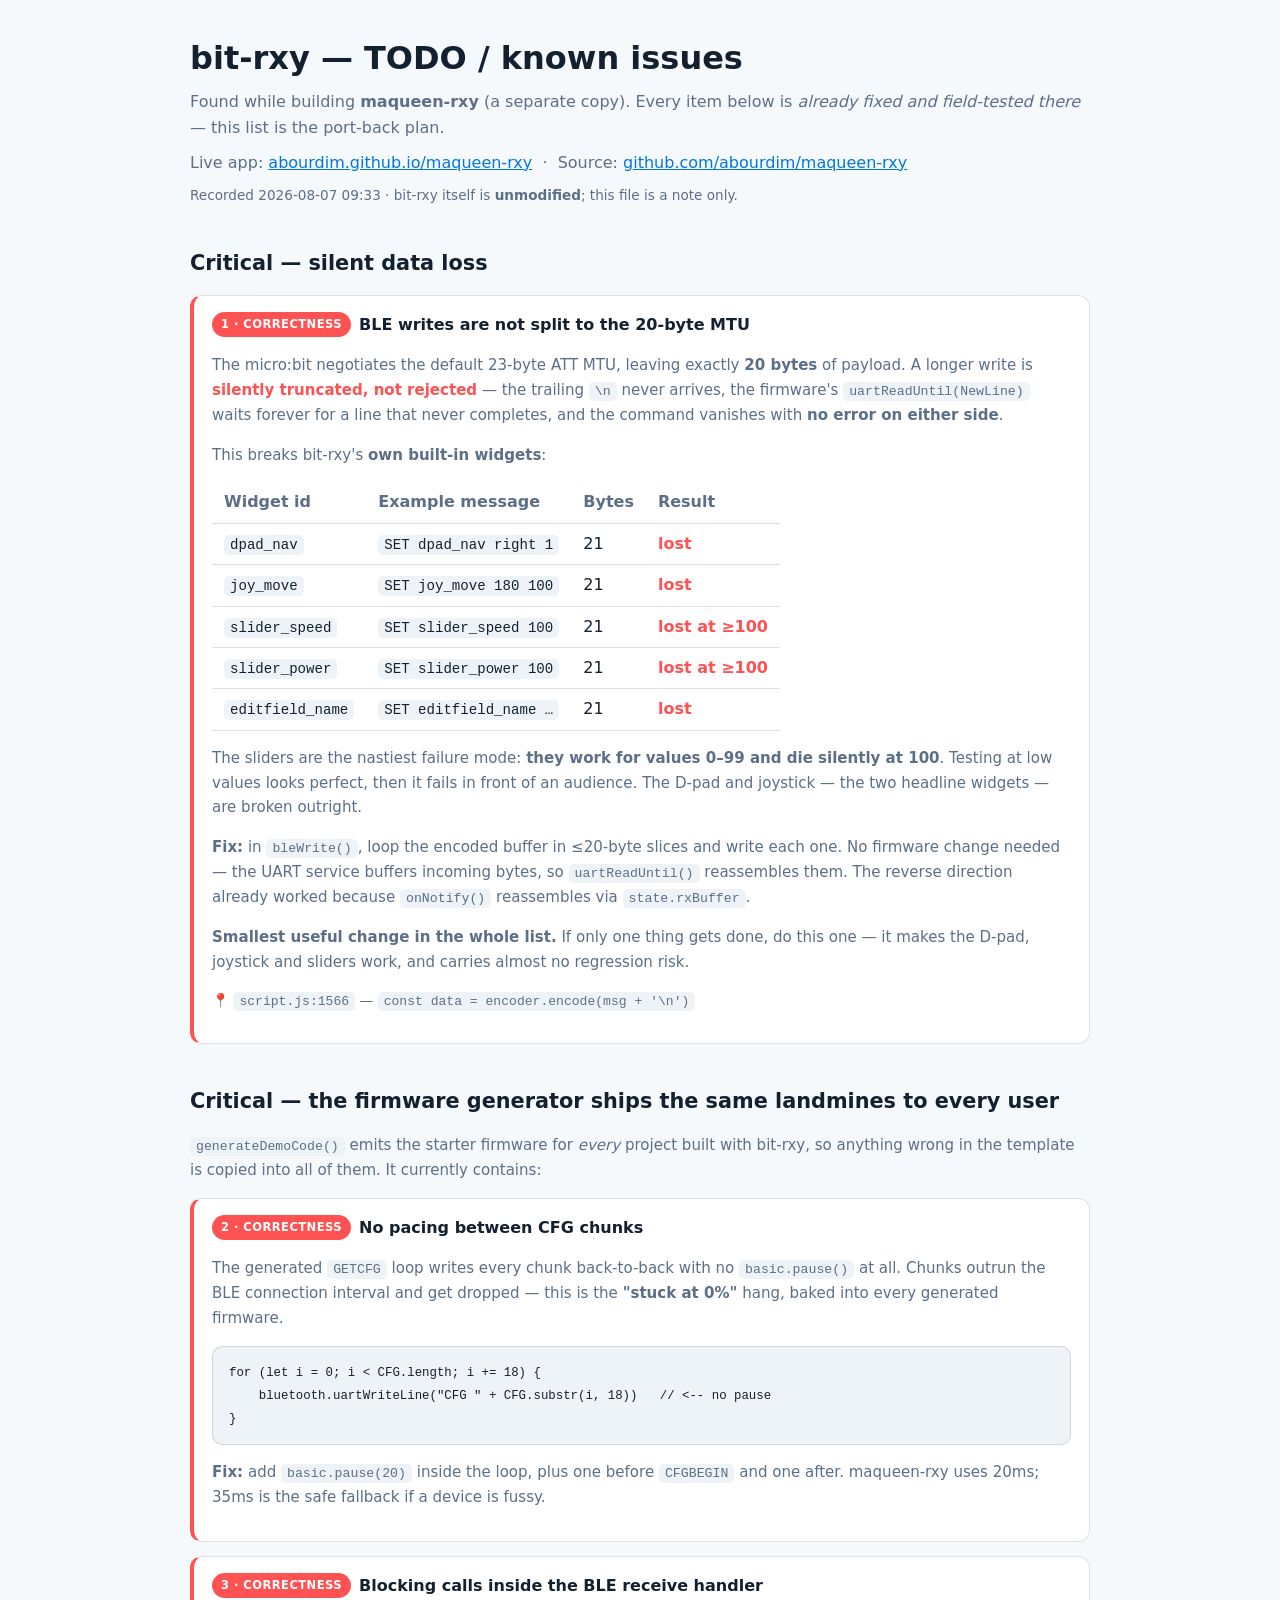
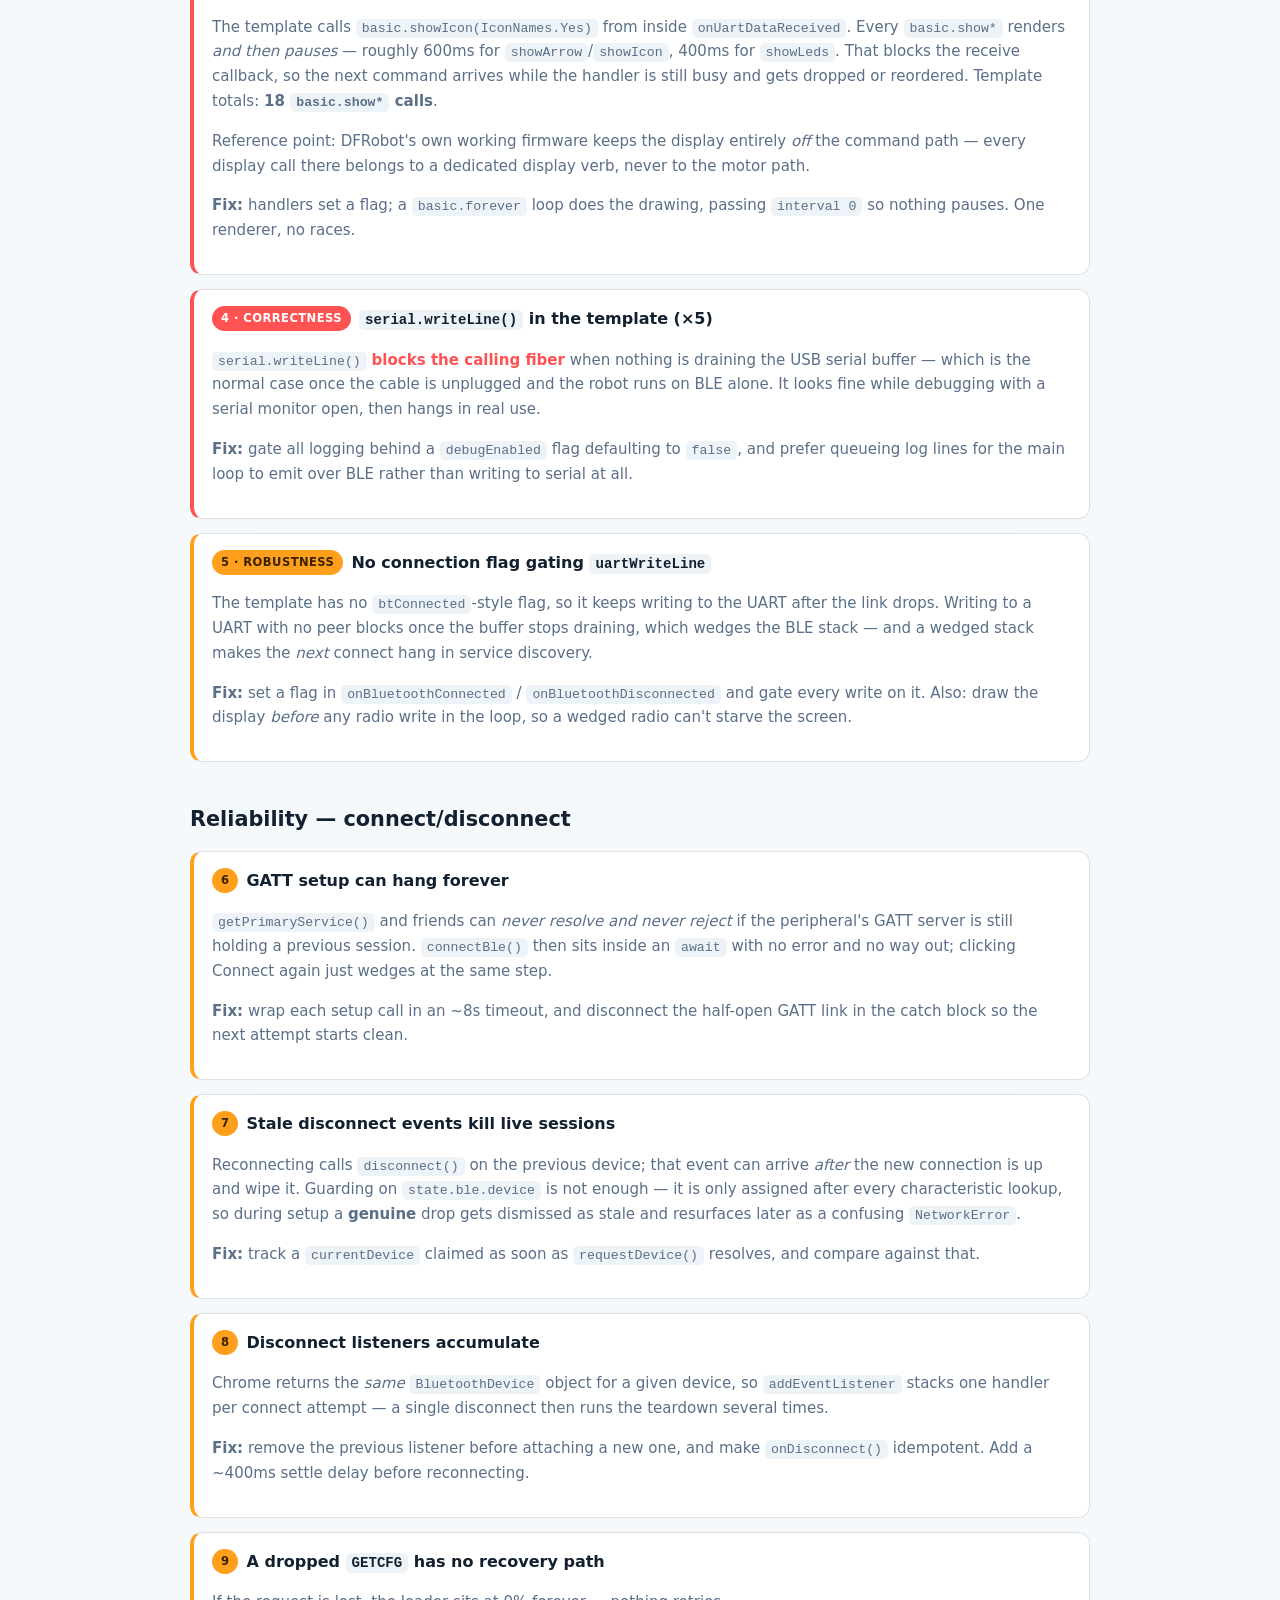
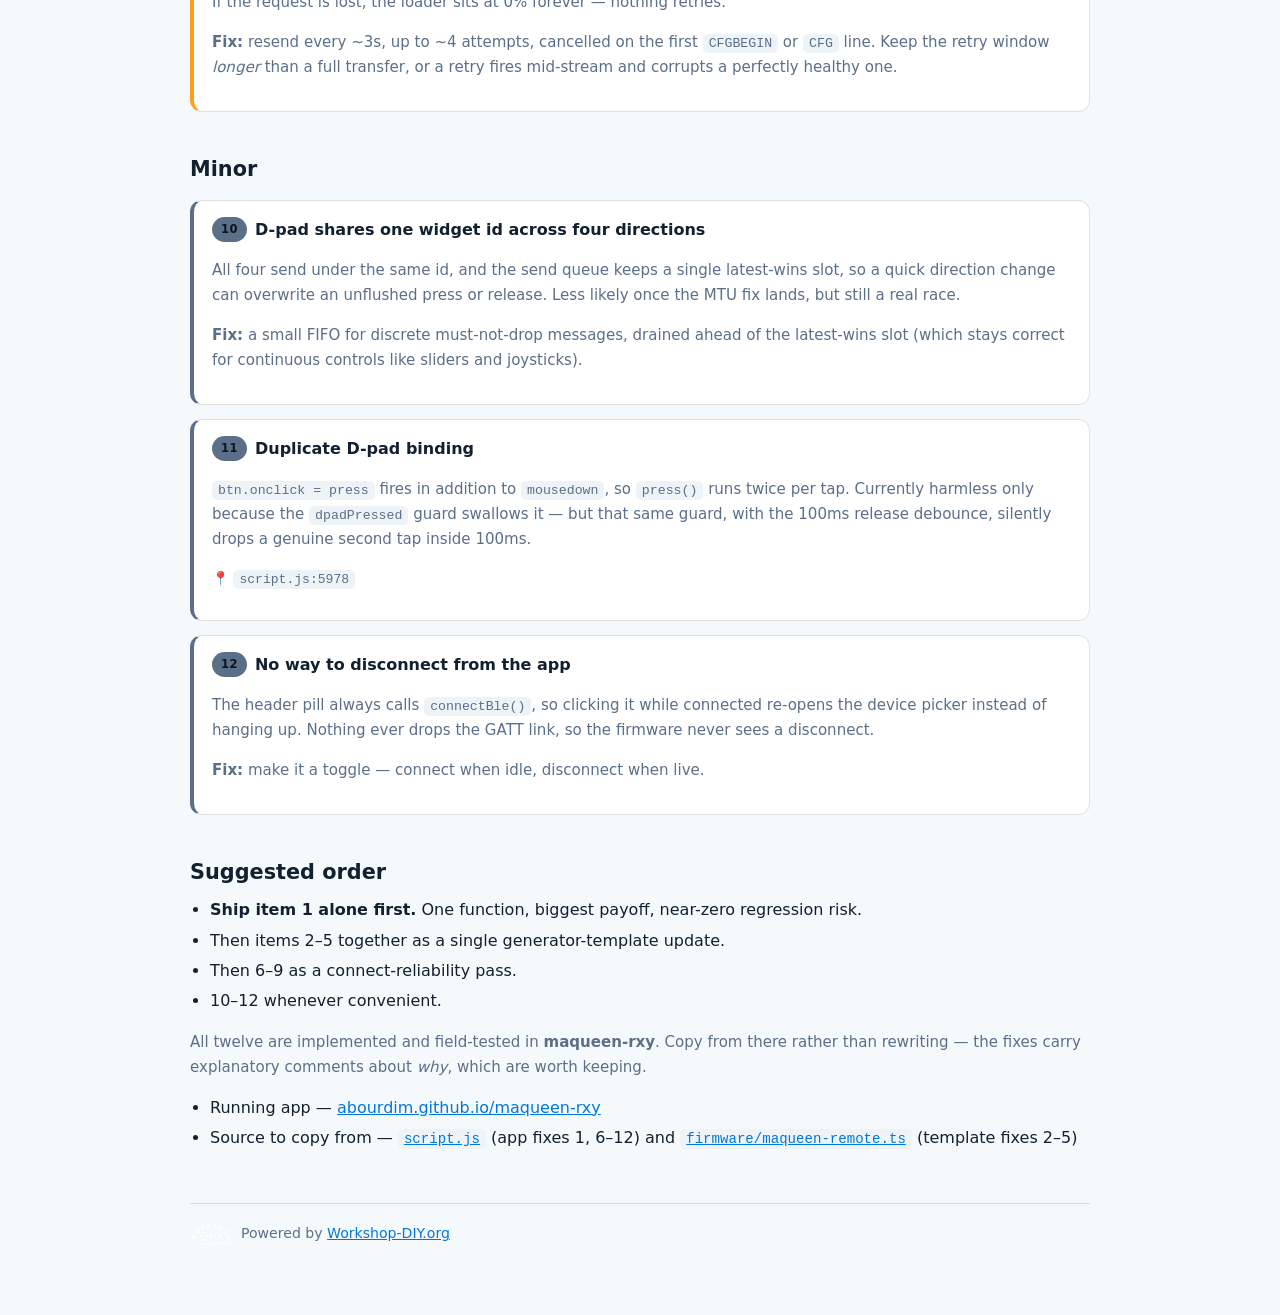
<file: todo.html>
<!doctype html>
<html lang="en">
<head>
<meta charset="utf-8">
<meta name="viewport" content="width=device-width, initial-scale=1">
<title>bit-rxy — TODO / known issues</title>
<style>
  :root{
    --bg:#0d1520; --panel:#152232; --ink:#e8f0fa; --muted:#93a8c4;
    --accent:#00d4ff; --line:rgba(255,255,255,.12); --code:#0a1119;
    --crit:#ff5252; --warn:#ff9f1c; --ok:#4ade80;
  }
  @media (prefers-color-scheme: light){
    :root{ --bg:#f6f9fc; --panel:#fff; --ink:#12202f; --muted:#5b6f88;
           --accent:#0077dd; --line:rgba(0,0,0,.12); --code:#eef3f8; }
  }
  *{box-sizing:border-box}
  body{margin:0;padding:32px 20px 72px;background:var(--bg);color:var(--ink);
       font:16px/1.65 system-ui,-apple-system,"Segoe UI",Roboto,sans-serif}
  .wrap{max-width:900px;margin:0 auto}
  h1{font-size:2rem;margin:0 0 4px}
  .sub{color:var(--muted);margin:0 0 8px}
  .stamp{color:var(--muted);font-size:.85rem;margin:0 0 28px}
  h2{font-size:1.3rem;margin:40px 0 6px}
  h3{font-size:1.05rem;margin:26px 0 6px}
  .item{background:var(--panel);border:1px solid var(--line);border-radius:12px;
        padding:16px 18px;margin:14px 0}
  .item.crit{border-left:4px solid var(--crit)}
  .item.warn{border-left:4px solid var(--warn)}
  .item.low{border-left:4px solid var(--muted)}
  .badge{display:inline-block;font-size:.72rem;font-weight:700;letter-spacing:.04em;
         text-transform:uppercase;padding:3px 9px;border-radius:999px;margin-right:8px;
         vertical-align:2px}
  .b-crit{background:var(--crit);color:#fff}
  .b-warn{background:var(--warn);color:#3a2400}
  .b-low{background:var(--muted);color:#0d1520}
  table{width:100%;border-collapse:collapse;margin:12px 0;display:block;overflow-x:auto}
  th,td{padding:7px 12px;border-bottom:1px solid var(--line);text-align:left}
  th{color:var(--muted);font-weight:600;white-space:nowrap}
  code{background:var(--code);padding:2px 6px;border-radius:5px;font-size:.88em}
  pre{background:var(--code);padding:14px 16px;border-radius:10px;overflow-x:auto;
      border:1px solid var(--line);font-size:.88em}
  pre code{background:none;padding:0}
  .bad{color:var(--crit);font-weight:600}
  .good{color:var(--ok);font-weight:600}
  .why{color:var(--muted);font-size:.94em}
  .ref{font-size:.86rem;color:var(--muted);margin-top:10px}
  .ref code{font-size:.95em}
  footer{margin-top:52px;padding-top:18px;border-top:1px solid var(--line);
         color:var(--muted);font-size:.88rem;display:flex;align-items:center;gap:10px;
         flex-wrap:wrap}
  footer img{height:22px}
  a{color:var(--accent)}
  ul{padding-left:20px;margin:8px 0}
  li{margin:4px 0}
</style>
</head>
<body>
<div class="wrap">

<h1>bit-rxy — TODO / known issues</h1>
<p class="sub">Found while building <strong>maqueen-rxy</strong> (a separate copy). Every item below
is <em>already fixed and field-tested there</em> — this list is the port-back plan.</p>
<p class="sub">Live app: <a href="https://abourdim.github.io/maqueen-rxy/">abourdim.github.io/maqueen-rxy</a>
&nbsp;·&nbsp; Source: <a href="https://github.com/abourdim/maqueen-rxy">github.com/abourdim/maqueen-rxy</a></p>
<p class="stamp">Recorded 2026-08-07 09:33 · bit-rxy itself is <strong>unmodified</strong>; this file is a note only.</p>

<h2>Critical — silent data loss</h2>

<div class="item crit">
  <span class="badge b-crit">1 · correctness</span><strong>BLE writes are not split to the 20-byte MTU</strong>
  <p class="why">The micro:bit negotiates the default 23-byte ATT MTU, leaving exactly <strong>20 bytes</strong>
  of payload. A longer write is <span class="bad">silently truncated, not rejected</span> — the trailing
  <code>\n</code> never arrives, the firmware's <code>uartReadUntil(NewLine)</code> waits forever for a line
  that never completes, and the command vanishes with <strong>no error on either side</strong>.</p>

  <p class="why">This breaks bit-rxy's <strong>own built-in widgets</strong>:</p>
  <table>
    <tr><th>Widget id</th><th>Example message</th><th>Bytes</th><th>Result</th></tr>
    <tr><td><code>dpad_nav</code></td><td><code>SET dpad_nav right 1</code></td><td>21</td><td class="bad">lost</td></tr>
    <tr><td><code>joy_move</code></td><td><code>SET joy_move 180 100</code></td><td>21</td><td class="bad">lost</td></tr>
    <tr><td><code>slider_speed</code></td><td><code>SET slider_speed 100</code></td><td>21</td><td class="bad">lost at ≥100</td></tr>
    <tr><td><code>slider_power</code></td><td><code>SET slider_power 100</code></td><td>21</td><td class="bad">lost at ≥100</td></tr>
    <tr><td><code>editfield_name</code></td><td><code>SET editfield_name …</code></td><td>21</td><td class="bad">lost</td></tr>
  </table>

  <p class="why">The sliders are the nastiest failure mode: <strong>they work for values 0–99 and die
  silently at 100</strong>. Testing at low values looks perfect, then it fails in front of an audience.
  The D-pad and joystick — the two headline widgets — are broken outright.</p>

  <p class="why"><strong>Fix:</strong> in <code>bleWrite()</code>, loop the encoded buffer in ≤20-byte
  slices and write each one. No firmware change needed — the UART service buffers incoming bytes, so
  <code>uartReadUntil()</code> reassembles them. The reverse direction already worked because
  <code>onNotify()</code> reassembles via <code>state.rxBuffer</code>.</p>

  <p class="why"><strong>Smallest useful change in the whole list.</strong> If only one thing gets done,
  do this one — it makes the D-pad, joystick and sliders work, and carries almost no regression risk.</p>
  <p class="ref">📍 <code>script.js:1566</code> — <code>const data = encoder.encode(msg + '\n')</code></p>
</div>

<h2>Critical — the firmware generator ships the same landmines to every user</h2>

<p class="why"><code>generateDemoCode()</code> emits the starter firmware for <em>every</em> project built
with bit-rxy, so anything wrong in the template is copied into all of them. It currently contains:</p>

<div class="item crit">
  <span class="badge b-crit">2 · correctness</span><strong>No pacing between CFG chunks</strong>
  <p class="why">The generated <code>GETCFG</code> loop writes every chunk back-to-back with no
  <code>basic.pause()</code> at all. Chunks outrun the BLE connection interval and get dropped — this is
  the <strong>"stuck at 0%"</strong> hang, baked into every generated firmware.</p>
  <pre><code>for (let i = 0; i &lt; CFG.length; i += 18) {
    bluetooth.uartWriteLine("CFG " + CFG.substr(i, 18))   // &lt;-- no pause
}</code></pre>
  <p class="why"><strong>Fix:</strong> add <code>basic.pause(20)</code> inside the loop, plus one before
  <code>CFGBEGIN</code> and one after. maqueen-rxy uses 20ms; 35ms is the safe fallback if a device is fussy.</p>
</div>

<div class="item crit">
  <span class="badge b-crit">3 · correctness</span><strong>Blocking calls inside the BLE receive handler</strong>
  <p class="why">The template calls <code>basic.showIcon(IconNames.Yes)</code> from inside
  <code>onUartDataReceived</code>. Every <code>basic.show*</code> renders <em>and then pauses</em> — roughly
  600ms for <code>showArrow</code>/<code>showIcon</code>, 400ms for <code>showLeds</code>. That blocks the
  receive callback, so the next command arrives while the handler is still busy and gets dropped or
  reordered. Template totals: <strong>18 <code>basic.show*</code> calls</strong>.</p>
  <p class="why">Reference point: DFRobot's own working firmware keeps the display entirely
  <em>off</em> the command path — every display call there belongs to a dedicated display verb, never
  to the motor path.</p>
  <p class="why"><strong>Fix:</strong> handlers set a flag; a <code>basic.forever</code> loop does the drawing,
  passing <code>interval 0</code> so nothing pauses. One renderer, no races.</p>
</div>

<div class="item crit">
  <span class="badge b-crit">4 · correctness</span><strong><code>serial.writeLine()</code> in the template (×5)</strong>
  <p class="why"><code>serial.writeLine()</code> <span class="bad">blocks the calling fiber</span> when nothing
  is draining the USB serial buffer — which is the normal case once the cable is unplugged and the robot
  runs on BLE alone. It looks fine while debugging with a serial monitor open, then hangs in real use.</p>
  <p class="why"><strong>Fix:</strong> gate all logging behind a <code>debugEnabled</code> flag defaulting to
  <code>false</code>, and prefer queueing log lines for the main loop to emit over BLE rather than writing
  to serial at all.</p>
</div>

<div class="item warn">
  <span class="badge b-warn">5 · robustness</span><strong>No connection flag gating <code>uartWriteLine</code></strong>
  <p class="why">The template has no <code>btConnected</code>-style flag, so it keeps writing to the UART
  after the link drops. Writing to a UART with no peer blocks once the buffer stops draining, which wedges
  the BLE stack — and a wedged stack makes the <em>next</em> connect hang in service discovery.</p>
  <p class="why"><strong>Fix:</strong> set a flag in <code>onBluetoothConnected</code> /
  <code>onBluetoothDisconnected</code> and gate every write on it. Also: draw the display <em>before</em> any
  radio write in the loop, so a wedged radio can't starve the screen.</p>
</div>

<h2>Reliability — connect/disconnect</h2>

<div class="item warn">
  <span class="badge b-warn">6</span><strong>GATT setup can hang forever</strong>
  <p class="why"><code>getPrimaryService()</code> and friends can <em>never resolve and never reject</em> if the
  peripheral's GATT server is still holding a previous session. <code>connectBle()</code> then sits inside an
  <code>await</code> with no error and no way out; clicking Connect again just wedges at the same step.</p>
  <p class="why"><strong>Fix:</strong> wrap each setup call in an ~8s timeout, and disconnect the half-open
  GATT link in the catch block so the next attempt starts clean.</p>
</div>

<div class="item warn">
  <span class="badge b-warn">7</span><strong>Stale disconnect events kill live sessions</strong>
  <p class="why">Reconnecting calls <code>disconnect()</code> on the previous device; that event can arrive
  <em>after</em> the new connection is up and wipe it. Guarding on <code>state.ble.device</code> is not enough —
  it is only assigned after every characteristic lookup, so during setup a <strong>genuine</strong> drop gets
  dismissed as stale and resurfaces later as a confusing <code>NetworkError</code>.</p>
  <p class="why"><strong>Fix:</strong> track a <code>currentDevice</code> claimed as soon as
  <code>requestDevice()</code> resolves, and compare against that.</p>
</div>

<div class="item warn">
  <span class="badge b-warn">8</span><strong>Disconnect listeners accumulate</strong>
  <p class="why">Chrome returns the <em>same</em> <code>BluetoothDevice</code> object for a given device, so
  <code>addEventListener</code> stacks one handler per connect attempt — a single disconnect then runs the
  teardown several times.</p>
  <p class="why"><strong>Fix:</strong> remove the previous listener before attaching a new one, and make
  <code>onDisconnect()</code> idempotent. Add a ~400ms settle delay before reconnecting.</p>
</div>

<div class="item warn">
  <span class="badge b-warn">9</span><strong>A dropped <code>GETCFG</code> has no recovery path</strong>
  <p class="why">If the request is lost, the loader sits at 0% forever — nothing retries.</p>
  <p class="why"><strong>Fix:</strong> resend every ~3s, up to ~4 attempts, cancelled on the first
  <code>CFGBEGIN</code> or <code>CFG</code> line. Keep the retry window <em>longer</em> than a full transfer, or a
  retry fires mid-stream and corrupts a perfectly healthy one.</p>
</div>

<h2>Minor</h2>

<div class="item low">
  <span class="badge b-low">10</span><strong>D-pad shares one widget id across four directions</strong>
  <p class="why">All four send under the same id, and the send queue keeps a single latest-wins slot, so a
  quick direction change can overwrite an unflushed press or release. Less likely once the MTU fix lands,
  but still a real race.</p>
  <p class="why"><strong>Fix:</strong> a small FIFO for discrete must-not-drop messages, drained ahead of the
  latest-wins slot (which stays correct for continuous controls like sliders and joysticks).</p>
</div>

<div class="item low">
  <span class="badge b-low">11</span><strong>Duplicate D-pad binding</strong>
  <p class="why"><code>btn.onclick = press</code> fires in addition to <code>mousedown</code>, so
  <code>press()</code> runs twice per tap. Currently harmless only because the <code>dpadPressed</code> guard
  swallows it — but that same guard, with the 100ms release debounce, silently drops a genuine second tap
  inside 100ms.</p>
  <p class="ref">📍 <code>script.js:5978</code></p>
</div>

<div class="item low">
  <span class="badge b-low">12</span><strong>No way to disconnect from the app</strong>
  <p class="why">The header pill always calls <code>connectBle()</code>, so clicking it while connected
  re-opens the device picker instead of hanging up. Nothing ever drops the GATT link, so the firmware never
  sees a disconnect.</p>
  <p class="why"><strong>Fix:</strong> make it a toggle — connect when idle, disconnect when live.</p>
</div>

<h2>Suggested order</h2>
<ul>
  <li><strong>Ship item 1 alone first.</strong> One function, biggest payoff, near-zero regression risk.</li>
  <li>Then items 2–5 together as a single generator-template update.</li>
  <li>Then 6–9 as a connect-reliability pass.</li>
  <li>10–12 whenever convenient.</li>
</ul>
<p class="why">All twelve are implemented and field-tested in <strong>maqueen-rxy</strong>. Copy from there
rather than rewriting — the fixes carry explanatory comments about <em>why</em>, which are worth keeping.</p>
<ul>
  <li>Running app — <a href="https://abourdim.github.io/maqueen-rxy/">abourdim.github.io/maqueen-rxy</a></li>
  <li>Source to copy from — <a href="https://github.com/abourdim/maqueen-rxy/blob/main/script.js"><code>script.js</code></a>
      (app fixes 1, 6–12) and <a href="https://github.com/abourdim/maqueen-rxy/blob/main/firmware/maqueen-remote.ts"><code>firmware/maqueen-remote.ts</code></a>
      (template fixes 2–5)</li>
</ul>

<footer>
  <img src="assets/workshop-diy-logo.svg" alt="" onerror="this.remove()">
  <span>Powered by <a href="https://workshop-diy.org">Workshop-DIY.org</a></span>
</footer>

</div>
</body>
</html>
</file>
